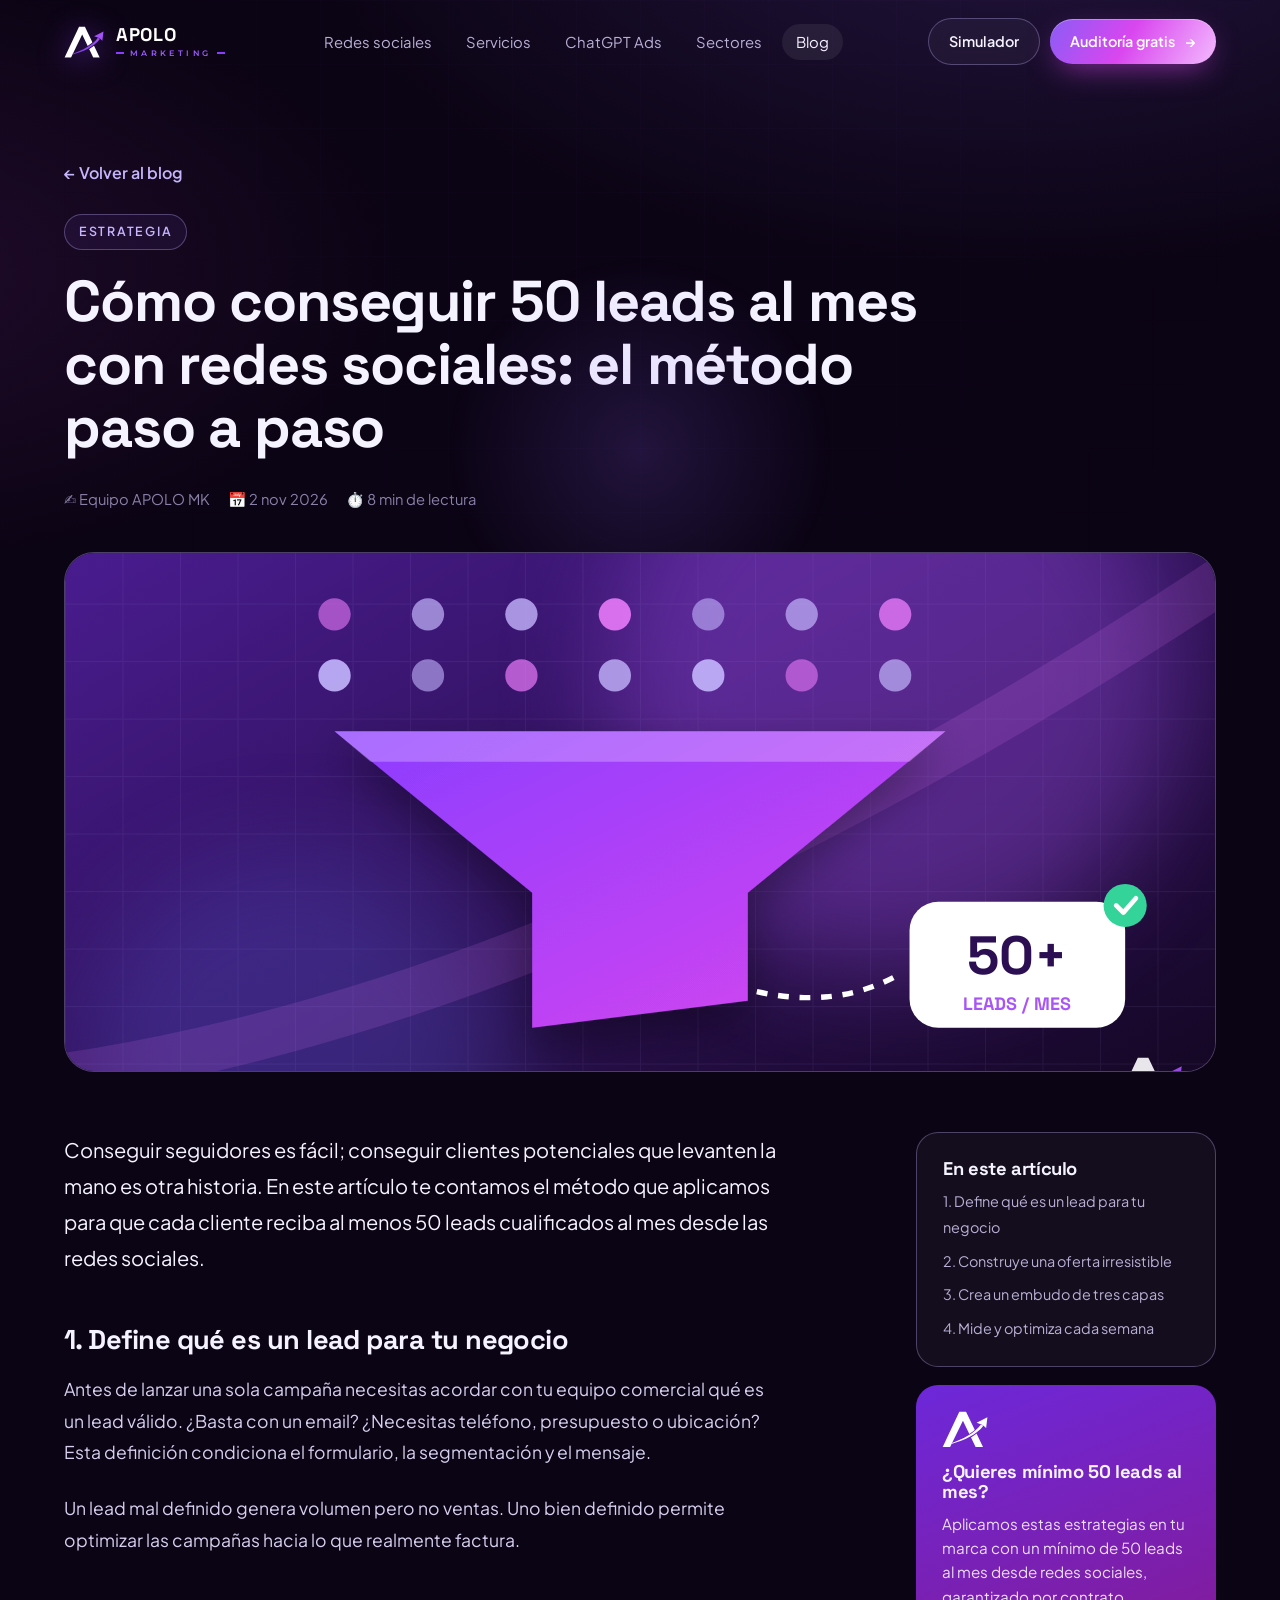
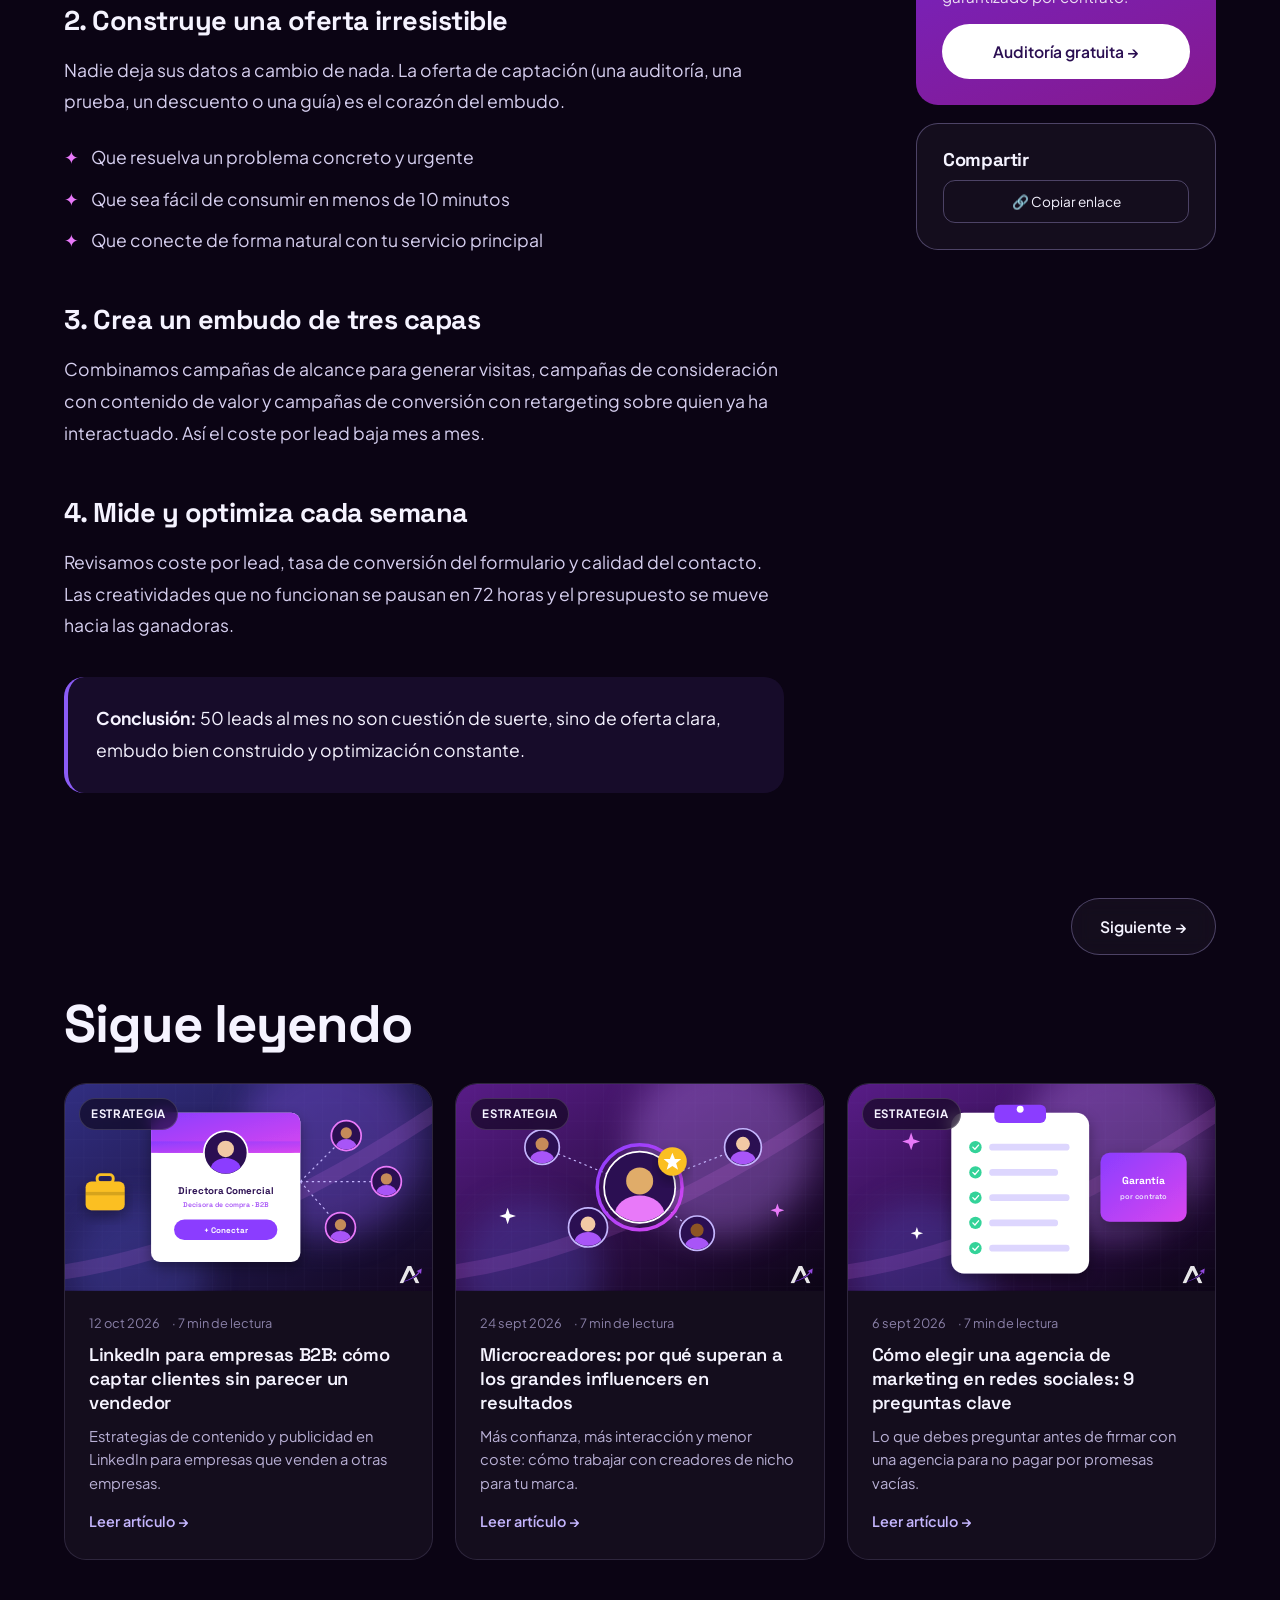
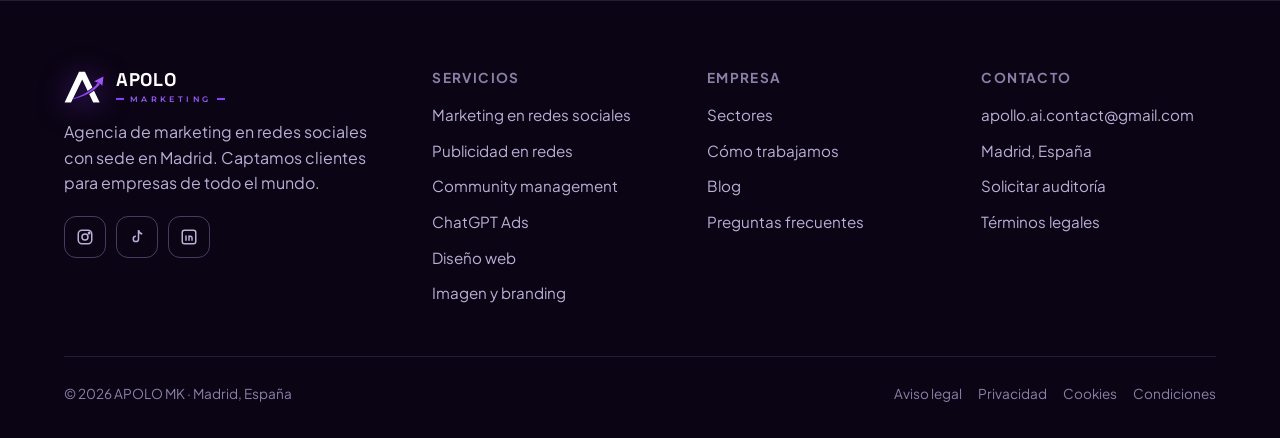
<file: articulo.html>
<!doctype html>
<html lang="es">
<head>
  <meta charset="utf-8">
  <meta name="viewport" content="width=device-width, initial-scale=1">
  <title>Artículo · Blog APOLO MK</title>
  <meta name="description" content="Artículo del blog de APOLO MK sobre marketing en redes sociales.">
  <meta name="theme-color" content="#4c1d95">
  <link rel="icon" href="data:image/svg+xml,%3Csvg xmlns='http://www.w3.org/2000/svg' viewBox='0 0 64 64'%3E%3Crect width='64' height='64' rx='14' fill='%230b0414'/%3E%3Cg transform='translate%286 9%29 scale%28.0954%29'%3E%3Cpath d='M388 718 L585 300 L665 300 L866 718 L778 718 L628 405 L476 718 Z' transform='translate%28-380 -290%29' fill='%23fff'/%3E%3Cpath d='M497 668 C620 625 760 560 842 450 L870 466 C792 572 640 640 500 677 Z' transform='translate%28-380 -290%29' fill='%238b3dff' stroke='%230b0414' stroke-width='14'/%3E%3Cpolygon points='790%2C428 918%2C365 903%2C492 872%2C464 848%2C449' transform='translate%28-380 -290%29' fill='%238b3dff'/%3E%3C/g%3E%3C/svg%3E">
  <link rel="preconnect" href="https://fonts.googleapis.com">
  <link rel="preconnect" href="https://fonts.gstatic.com" crossorigin>
  <link href="https://fonts.googleapis.com/css2?family=Plus+Jakarta+Sans:wght@400;500;600;700&family=Space+Grotesk:wght@500;600;700&family=Syncopate:wght@700&family=Montserrat:wght@600&display=swap" rel="stylesheet">
  <link rel="stylesheet" href="css/styles.css">
</head>
<body data-page="article">
  <div class="bg-noise"></div>
  <div class="bg-grid"></div>
  <div class="cursor-glow" aria-hidden="true"></div>
  <div class="scroll-progress" aria-hidden="true"></div>

  <div id="site-header"></div>
  <main id="article"></main>
  <div id="site-footer"></div>

  <script src="js/articles.js"></script>
  <script src="js/covers.js"></script>
  <script src="js/main.js"></script>
</body>
</html>
</file>
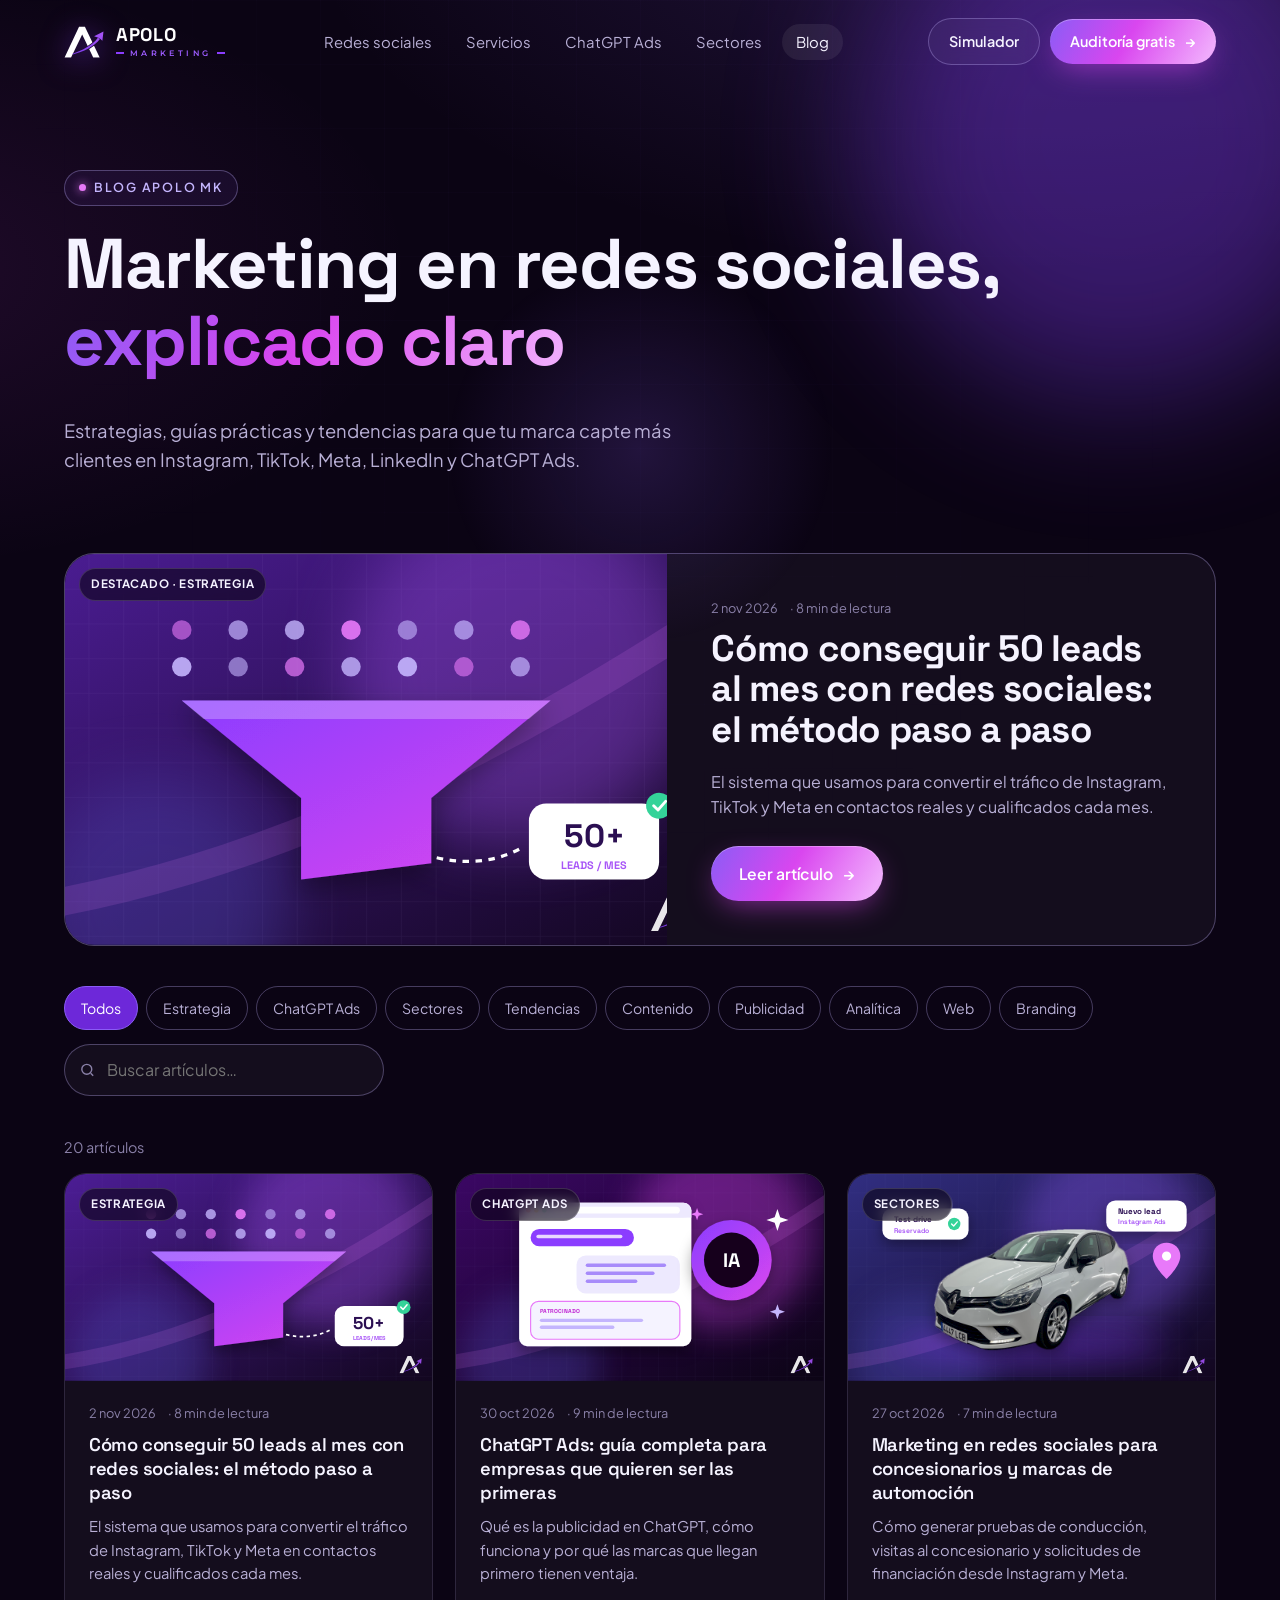
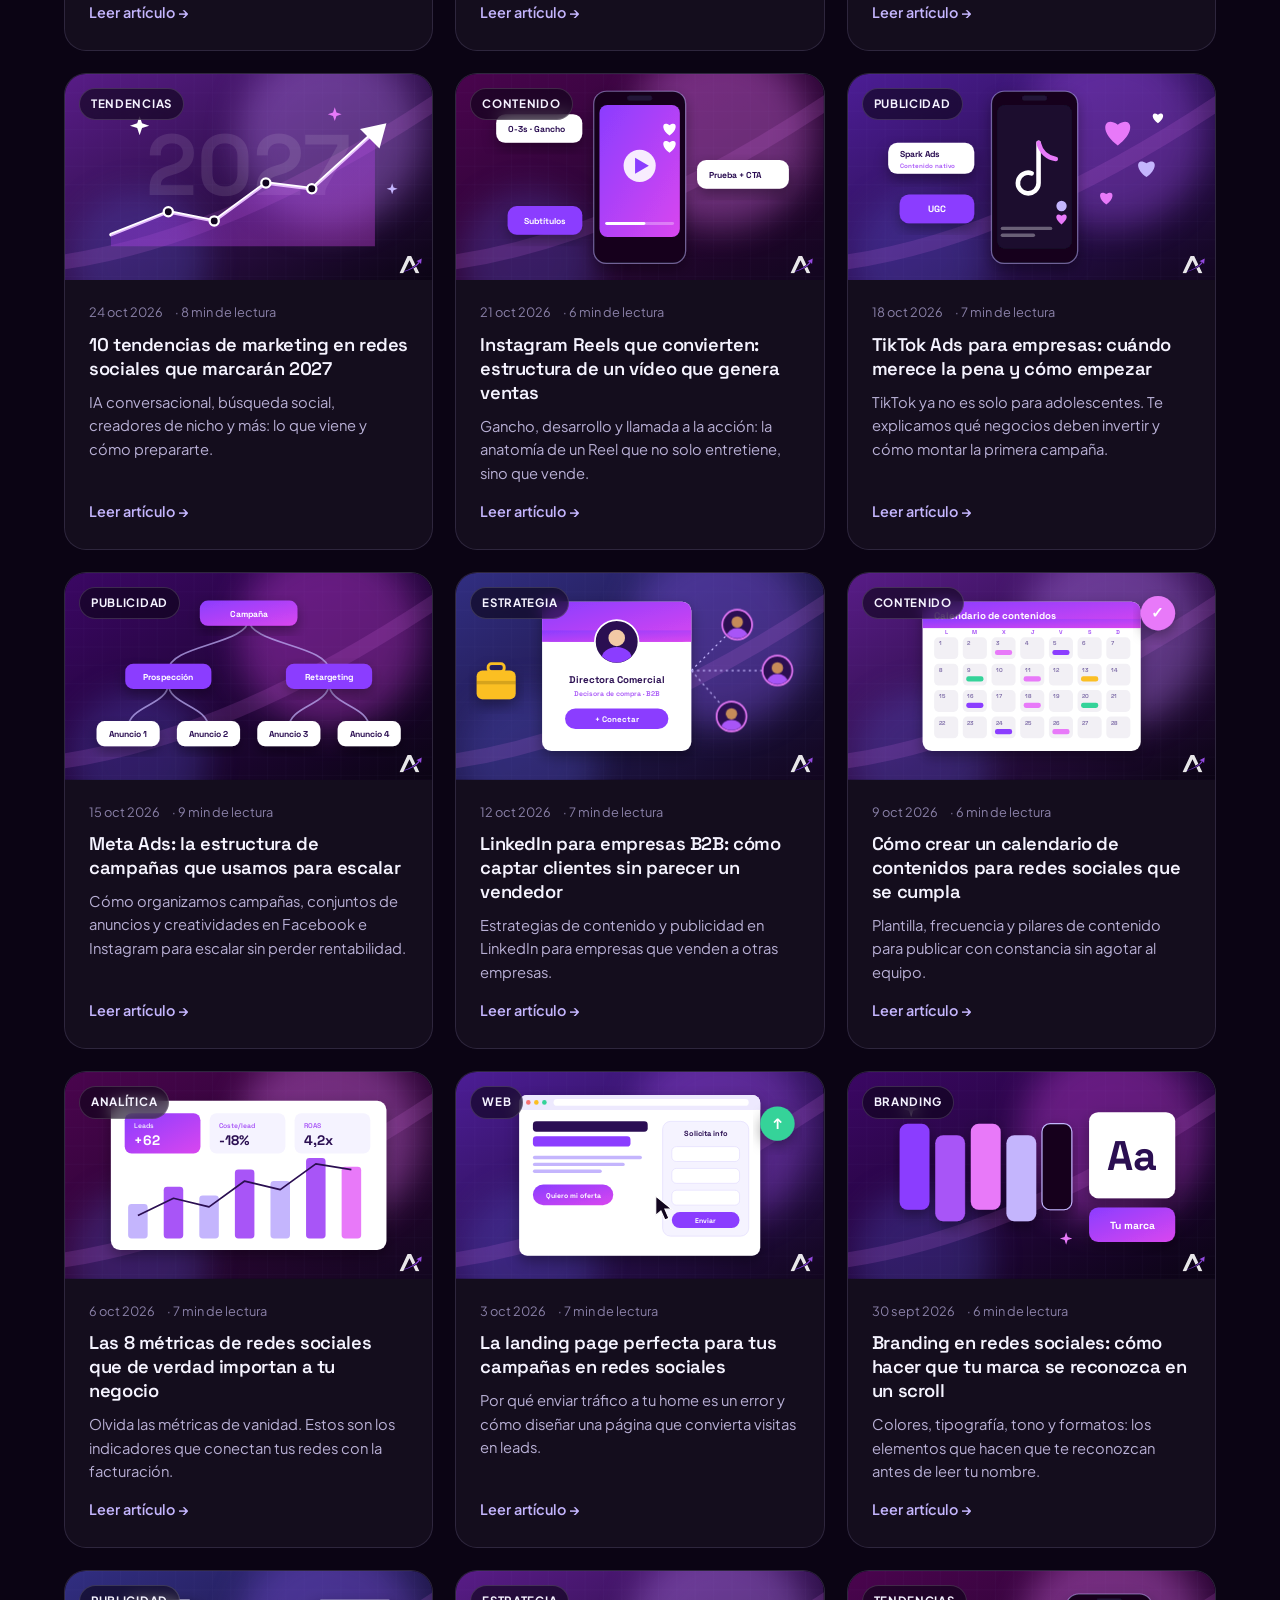
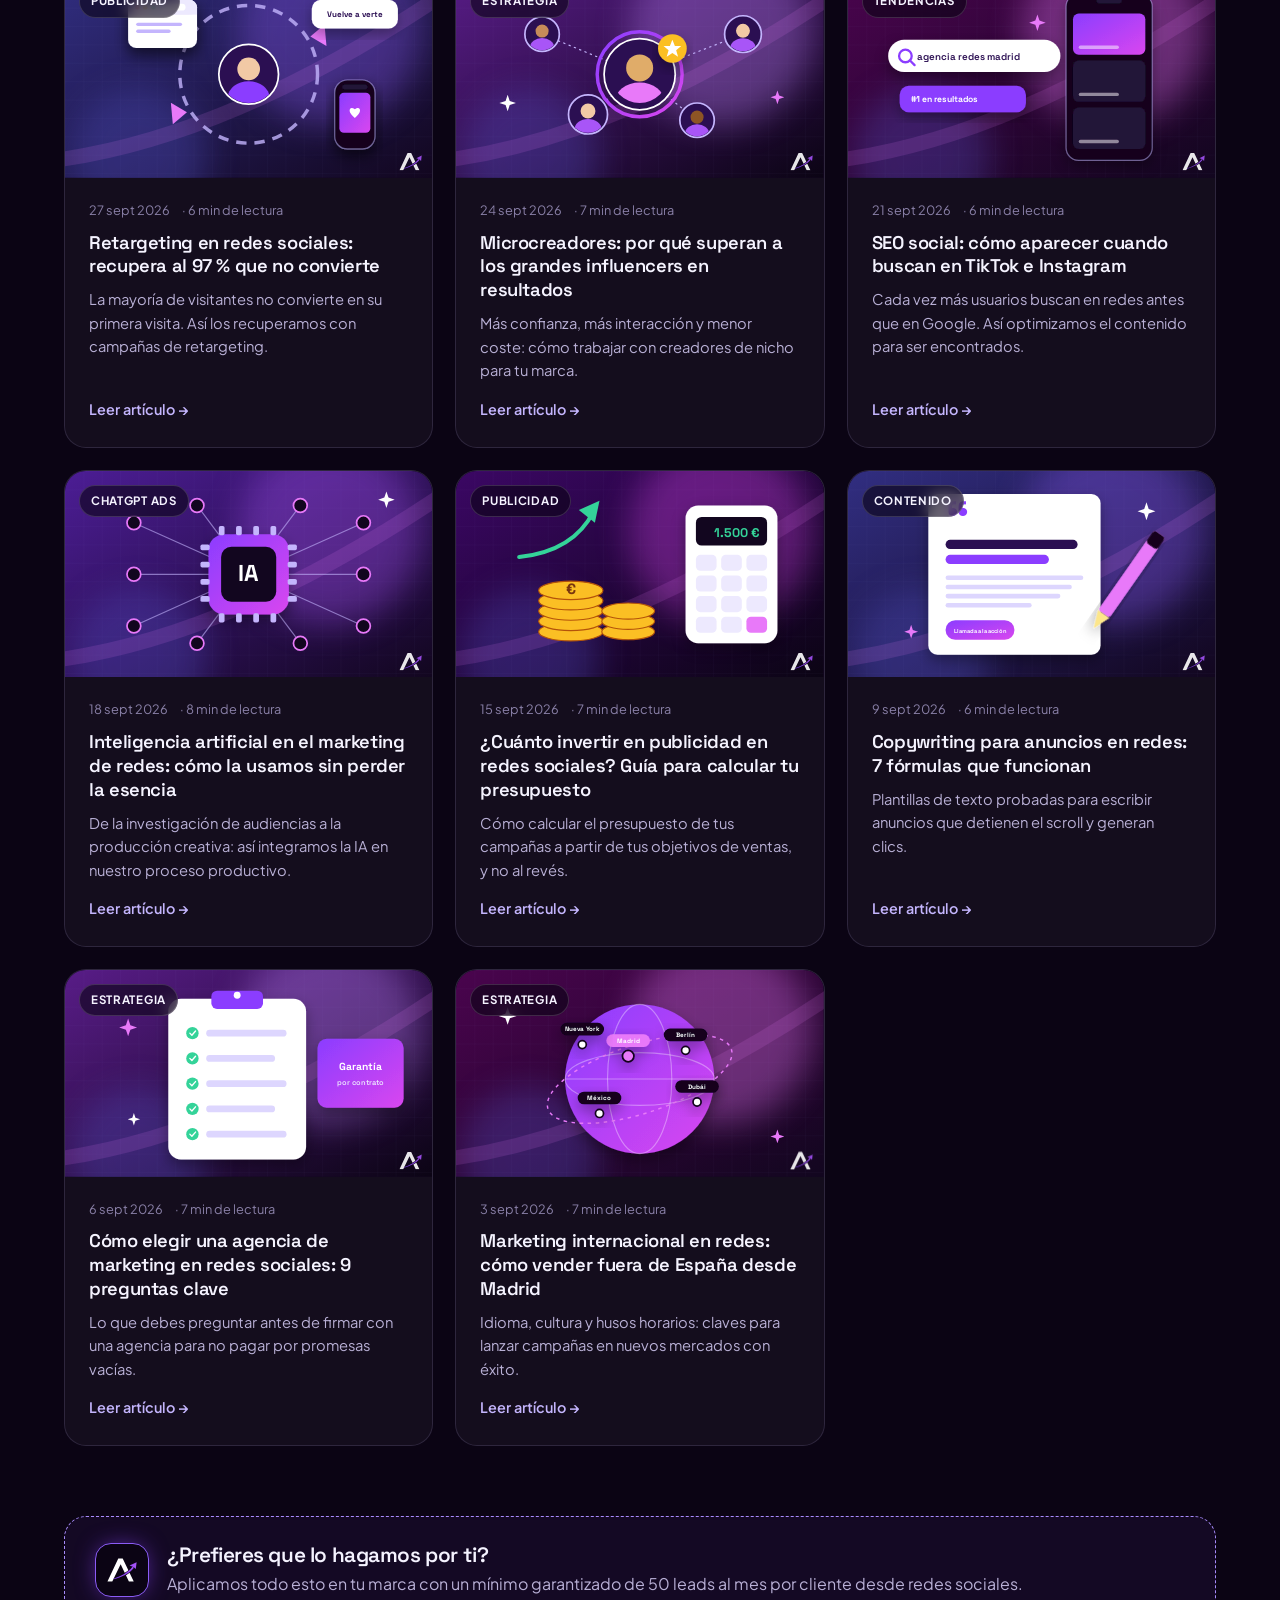
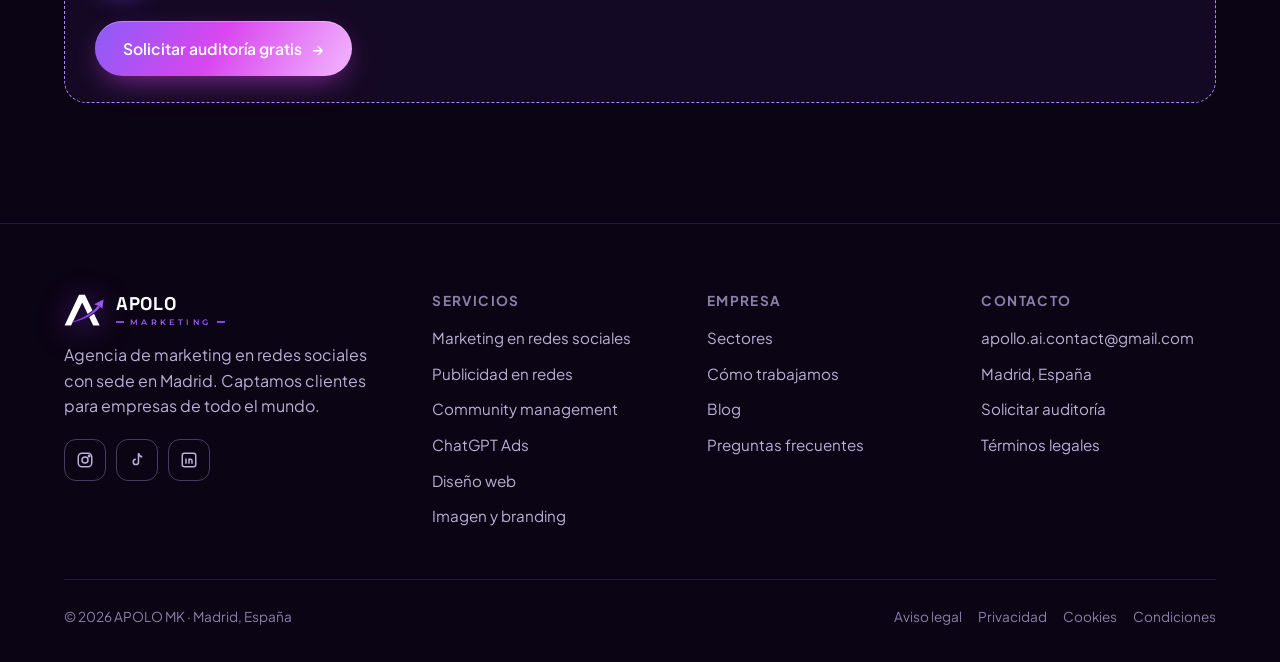
<file: blog.html>
<!doctype html>
<html lang="es">
<head>
  <meta charset="utf-8">
  <meta name="viewport" content="width=device-width, initial-scale=1">
  <title>Blog · Marketing en redes sociales · APOLO MK</title>
  <meta name="description" content="20 artículos sobre marketing en redes sociales: estrategia, publicidad, contenido, ChatGPT Ads, analítica y tendencias.">
  <meta name="theme-color" content="#4c1d95">
  <link rel="icon" href="data:image/svg+xml,%3Csvg xmlns='http://www.w3.org/2000/svg' viewBox='0 0 64 64'%3E%3Crect width='64' height='64' rx='14' fill='%230b0414'/%3E%3Cg transform='translate%286 9%29 scale%28.0954%29'%3E%3Cpath d='M388 718 L585 300 L665 300 L866 718 L778 718 L628 405 L476 718 Z' transform='translate%28-380 -290%29' fill='%23fff'/%3E%3Cpath d='M497 668 C620 625 760 560 842 450 L870 466 C792 572 640 640 500 677 Z' transform='translate%28-380 -290%29' fill='%238b3dff' stroke='%230b0414' stroke-width='14'/%3E%3Cpolygon points='790%2C428 918%2C365 903%2C492 872%2C464 848%2C449' transform='translate%28-380 -290%29' fill='%238b3dff'/%3E%3C/g%3E%3C/svg%3E">
  <link rel="preconnect" href="https://fonts.googleapis.com">
  <link rel="preconnect" href="https://fonts.gstatic.com" crossorigin>
  <link href="https://fonts.googleapis.com/css2?family=Plus+Jakarta+Sans:wght@400;500;600;700&family=Space+Grotesk:wght@500;600;700&family=Syncopate:wght@700&family=Montserrat:wght@600&display=swap" rel="stylesheet">
  <link rel="stylesheet" href="css/styles.css">
</head>
<body data-page="blog">
  <div class="bg-noise"></div>
  <div class="bg-grid"></div>
  <div class="cursor-glow" aria-hidden="true"></div>
  <div class="scroll-progress" aria-hidden="true"></div>

  <div id="site-header"></div>

  <main>
    <section class="page-hero">
      <div class="blob blob-1" style="opacity:.4"></div>
      <div class="container" style="position:relative">
        <span class="eyebrow"><span class="dot"></span> Blog APOLO MK</span>
        <h1 style="font-size:clamp(2.4rem,5.6vw,4.4rem)">Marketing en redes sociales, <span class="grad-text">explicado claro</span></h1>
        <p>Estrategias, guías prácticas y tendencias para que tu marca capte más clientes en Instagram, TikTok, Meta, LinkedIn y ChatGPT Ads.</p>
      </div>
    </section>

    <section style="padding-bottom:80px">
      <div class="container">
        <div id="featured"></div>

        <div class="blog-tools">
          <div class="filters" id="filters" role="group" aria-label="Filtrar por categoría"></div>
          <label class="search">
            <svg viewBox="0 0 24 24" fill="none" stroke="currentColor" stroke-width="2"><circle cx="11" cy="11" r="7"/><path d="m20 20-3.5-3.5"/></svg>
            <input id="search" type="search" placeholder="Buscar artículos…" aria-label="Buscar artículos">
          </label>
        </div>
        <p id="count" style="font-size:.9rem;color:var(--text-dim)"></p>
        <div class="posts" id="blogGrid"></div>
        <p class="empty" id="empty">No hay artículos que coincidan con tu búsqueda.</p>

        <div class="guarantee reveal" style="margin-top:70px">
          <div class="g-left">
            <div class="shield" data-mark></div>
            <div>
              <h3>¿Prefieres que lo hagamos por ti?</h3>
              <p>Aplicamos todo esto en tu marca con un mínimo garantizado de 50 leads al mes por cliente desde redes sociales.</p>
            </div>
          </div>
          <a href="index.html#contacto" class="btn btn-primary magnetic">Solicitar auditoría gratis <span class="arrow">→</span></a>
        </div>
      </div>
    </section>
  </main>

  <div id="site-footer"></div>

  <script src="js/articles.js"></script>
  <script src="js/covers.js"></script>
  <script src="js/main.js"></script>
</body>
</html>
</file>
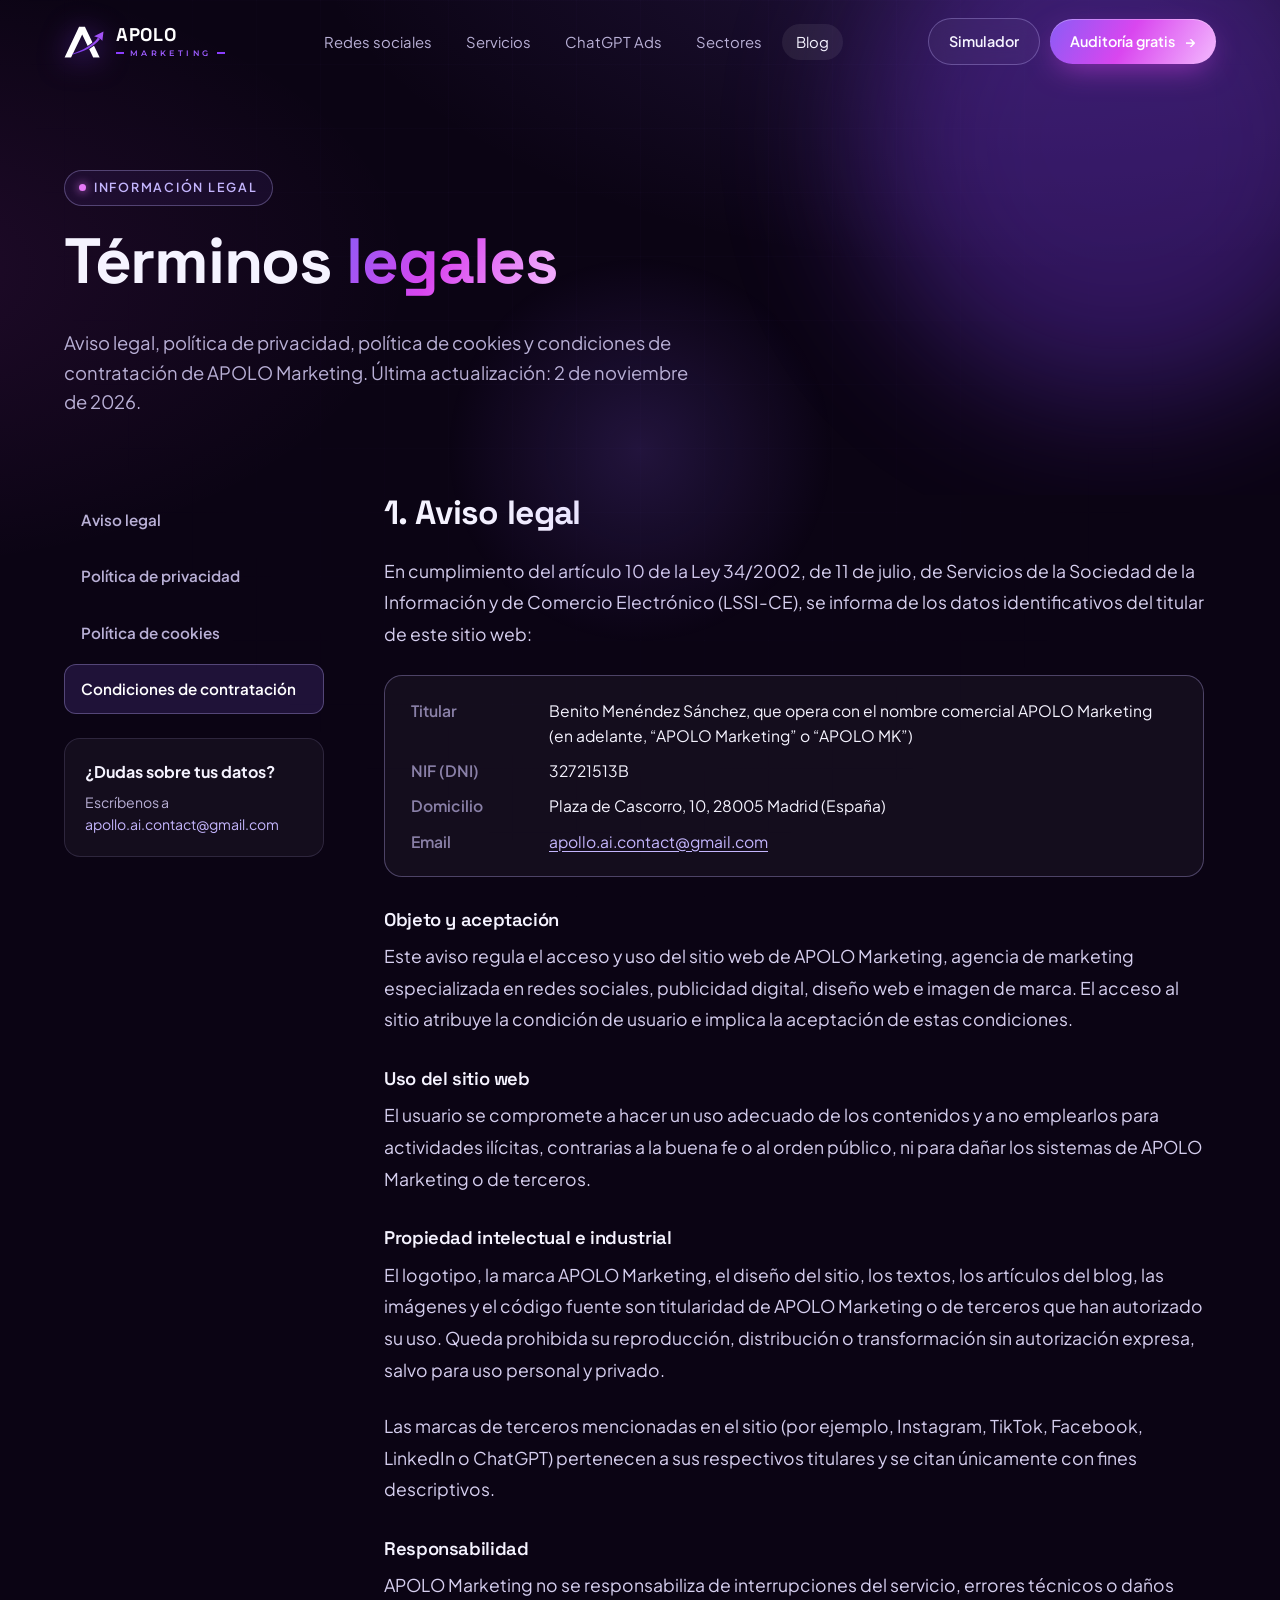
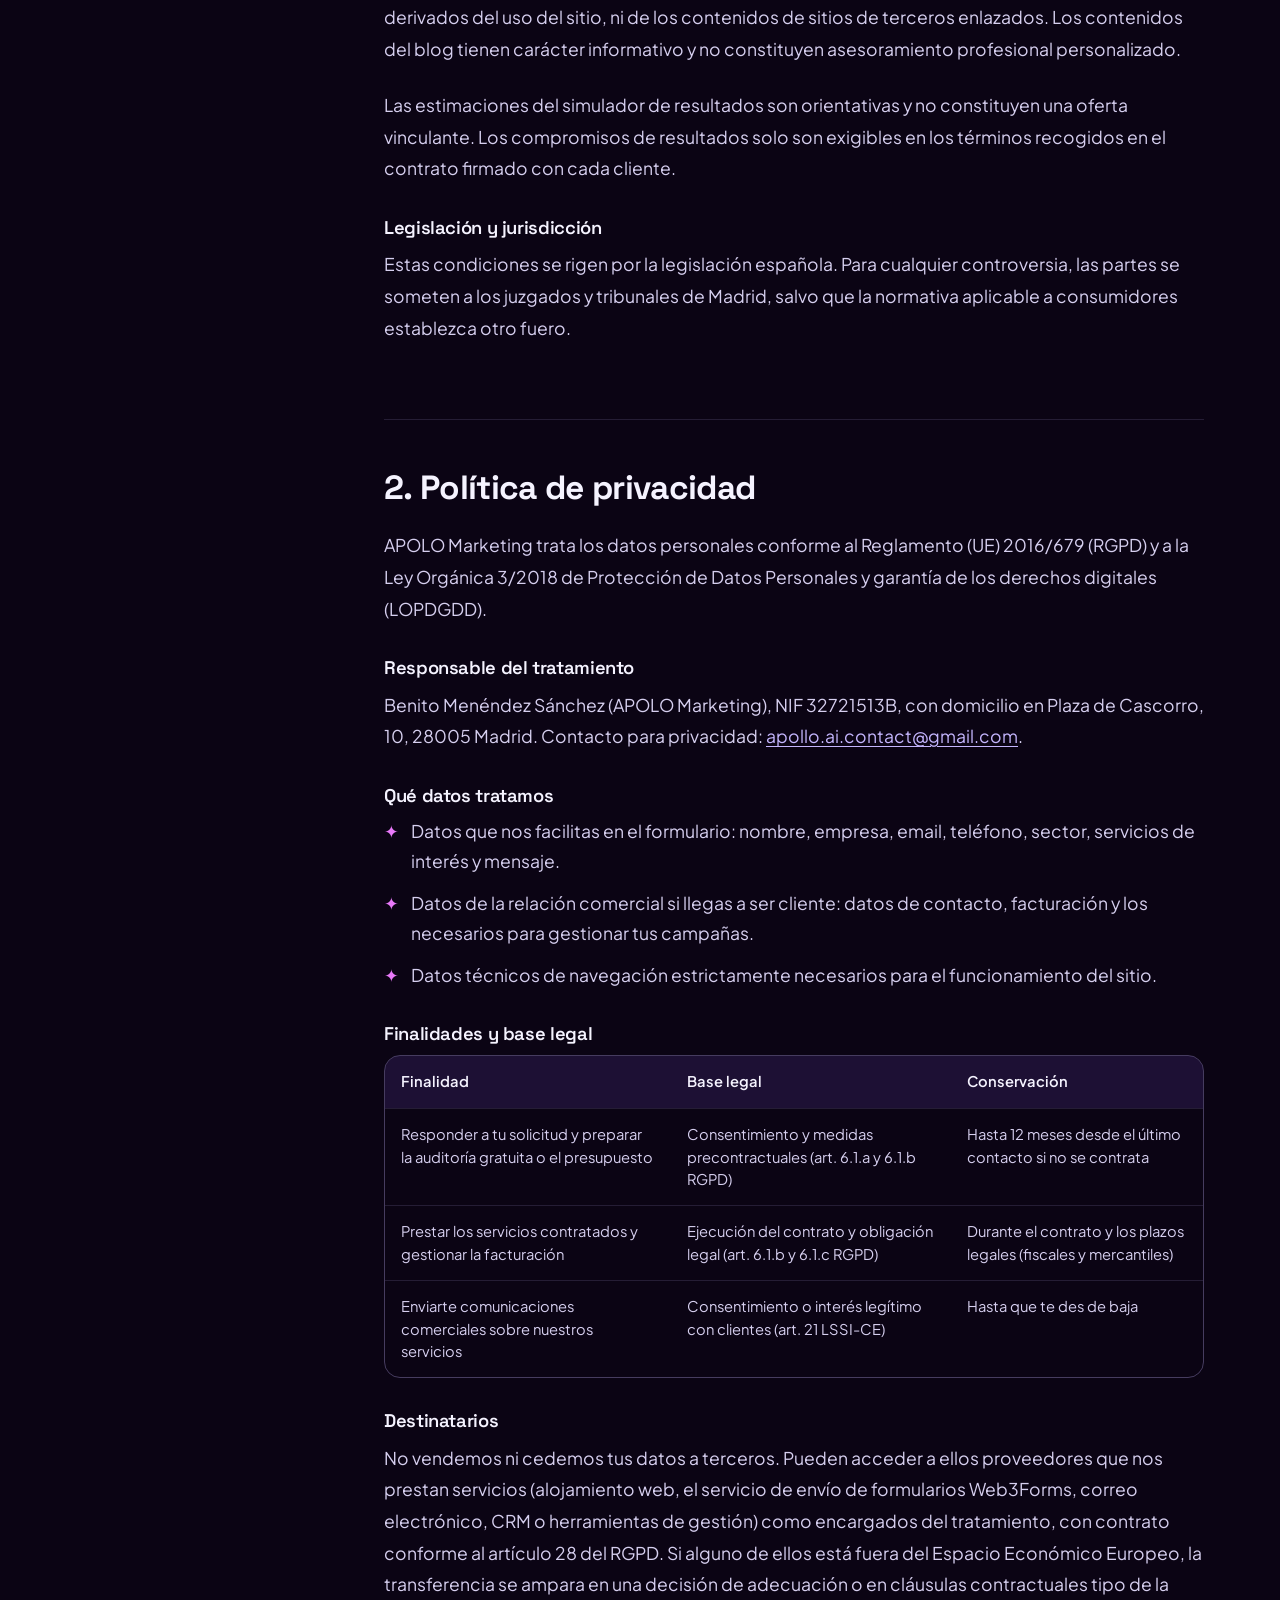
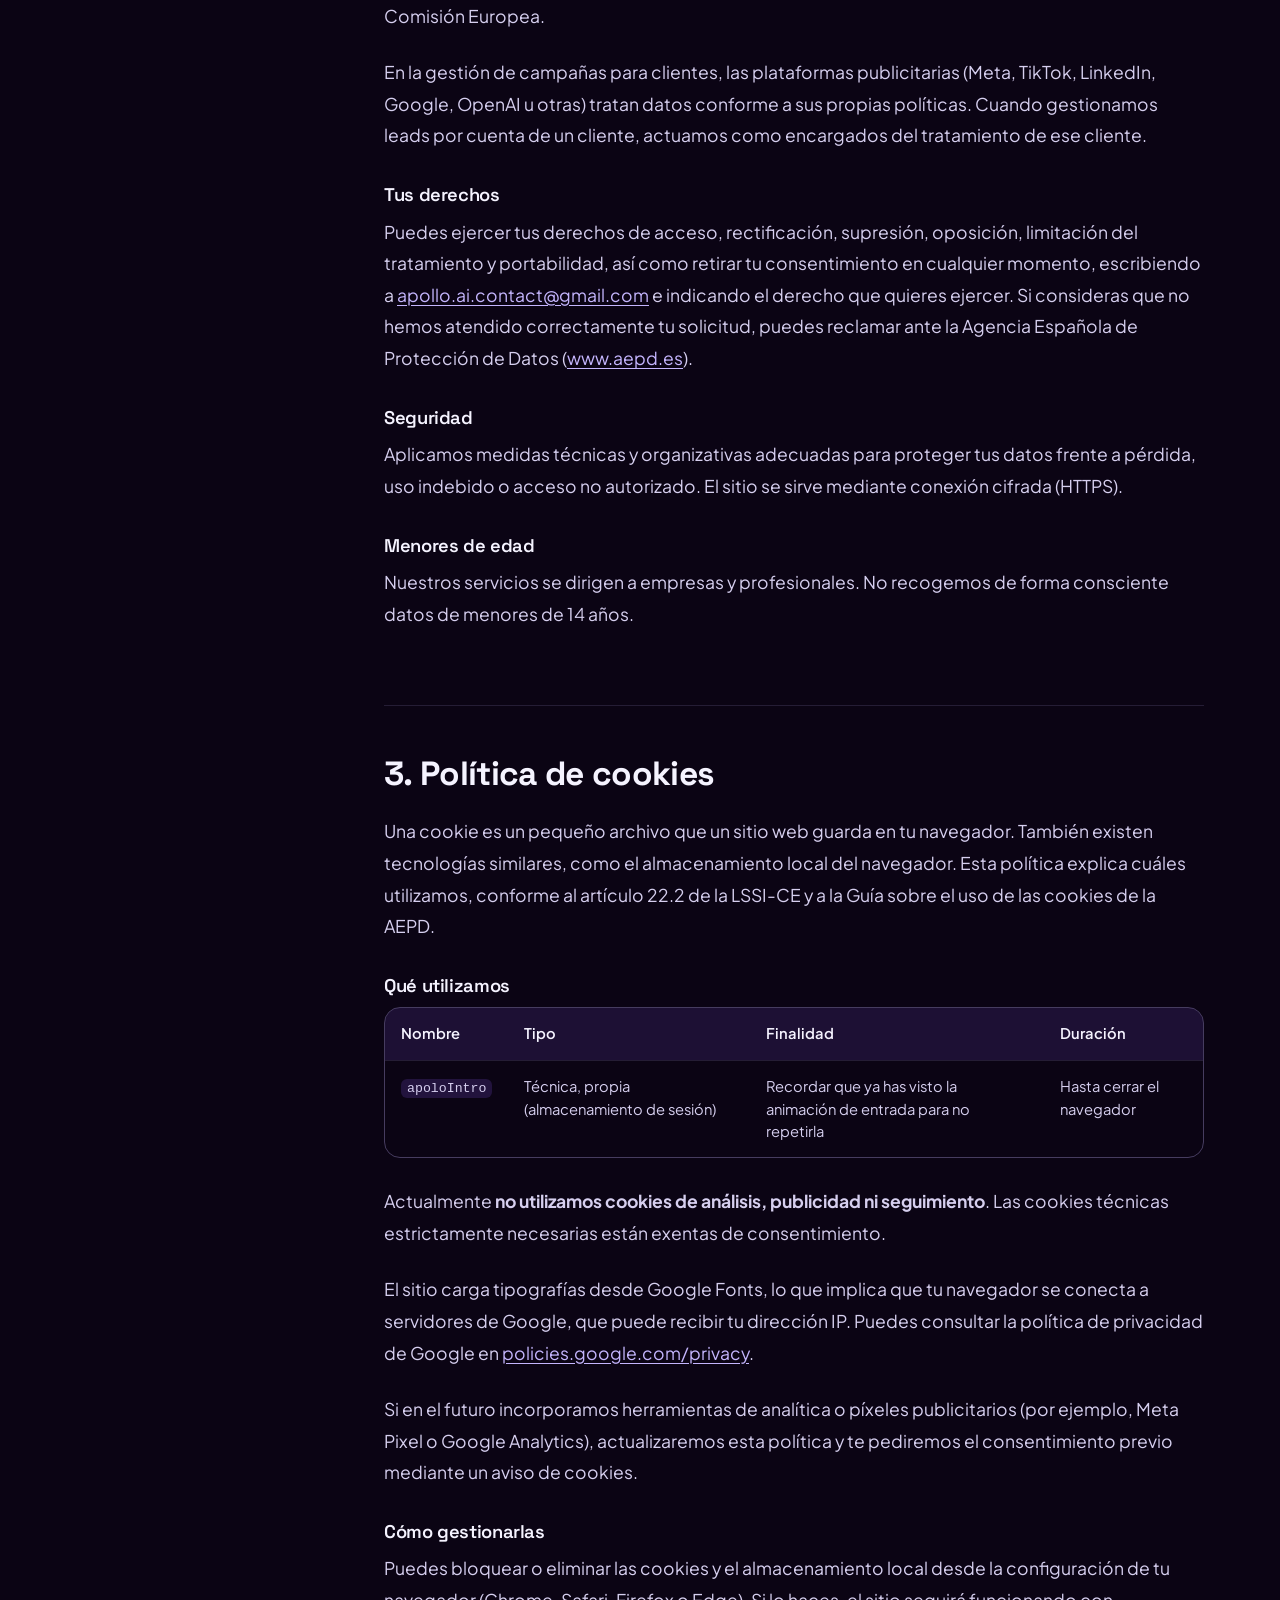
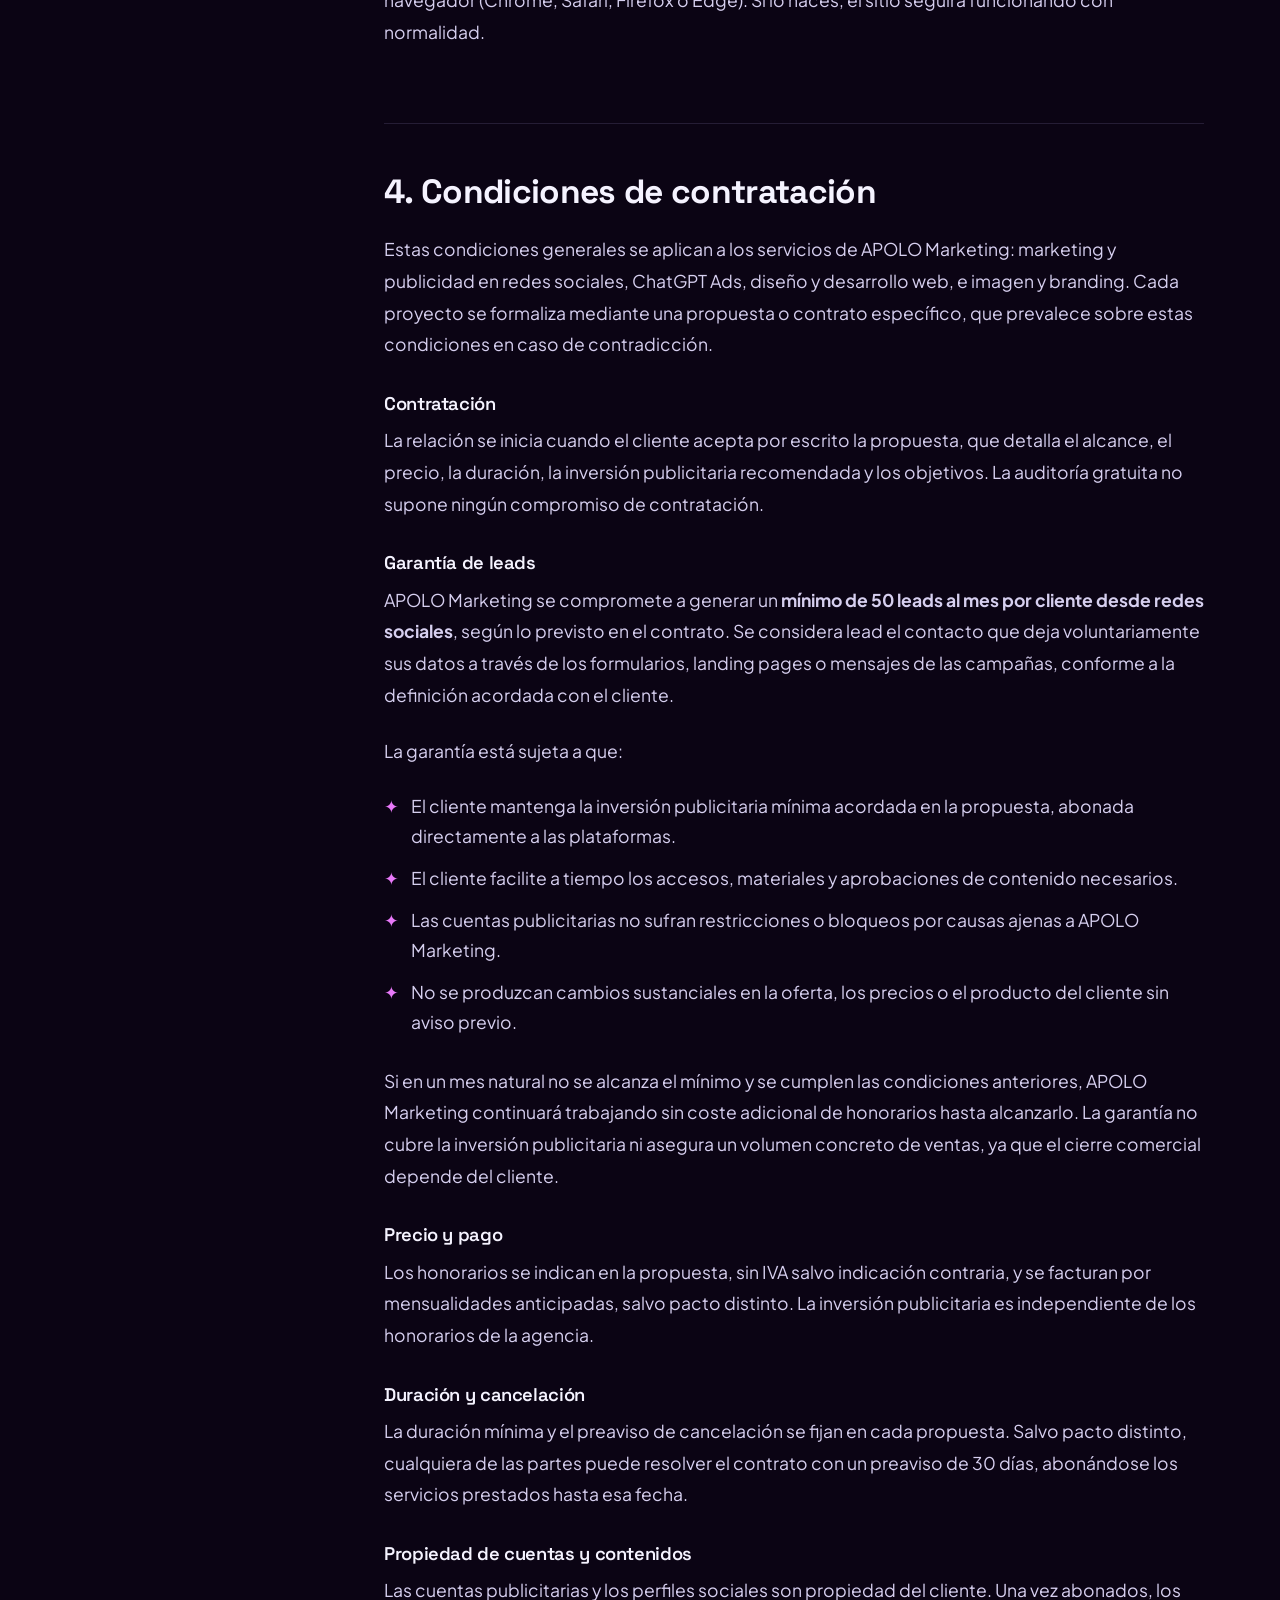
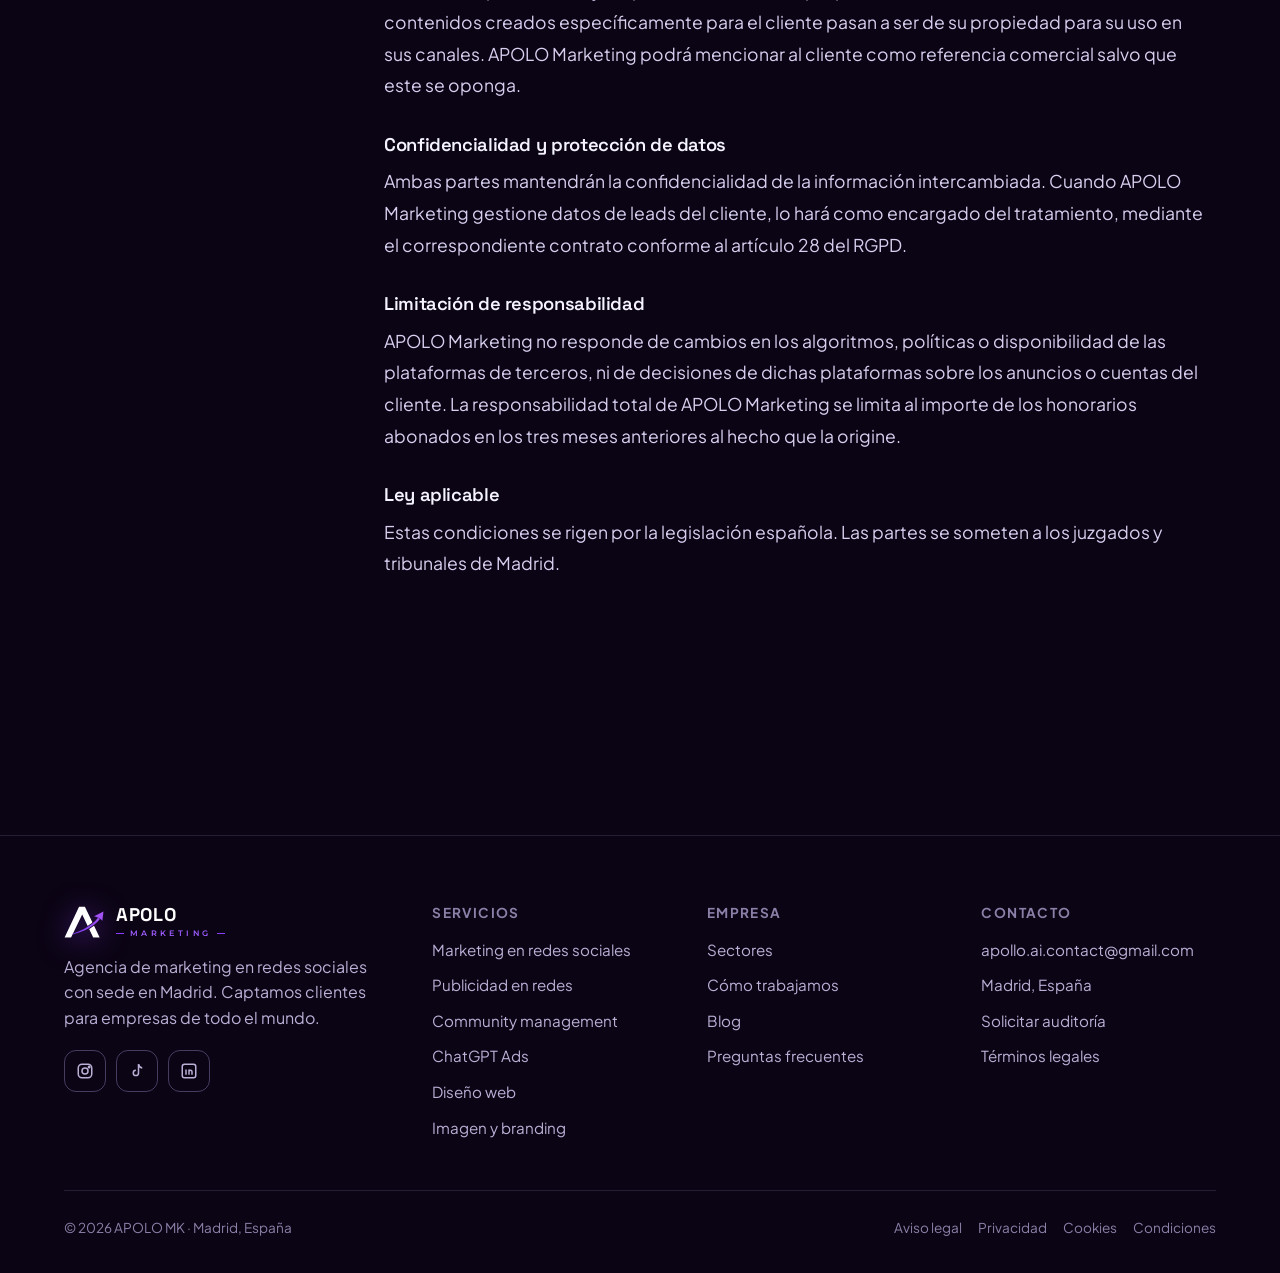
<file: legal.html>
<!doctype html>
<html lang="es">
<head>
  <meta charset="utf-8">
  <meta name="viewport" content="width=device-width, initial-scale=1">
  <title>Términos legales · APOLO MK</title>
  <meta name="description" content="Aviso legal, política de privacidad, política de cookies y condiciones de contratación de APOLO Marketing.">
  <meta name="theme-color" content="#4c1d95">
  <link rel="icon" href="data:image/svg+xml,%3Csvg xmlns='http://www.w3.org/2000/svg' viewBox='0 0 64 64'%3E%3Crect width='64' height='64' rx='14' fill='%230b0414'/%3E%3Cg transform='translate%286 9%29 scale%28.0954%29'%3E%3Cpath d='M388 718 L585 300 L665 300 L866 718 L778 718 L628 405 L476 718 Z' transform='translate%28-380 -290%29' fill='%23fff'/%3E%3Cpath d='M497 668 C620 625 760 560 842 450 L870 466 C792 572 640 640 500 677 Z' transform='translate%28-380 -290%29' fill='%238b3dff' stroke='%230b0414' stroke-width='14'/%3E%3Cpolygon points='790%2C428 918%2C365 903%2C492 872%2C464 848%2C449' transform='translate%28-380 -290%29' fill='%238b3dff'/%3E%3C/g%3E%3C/svg%3E">
  <link rel="preconnect" href="https://fonts.googleapis.com">
  <link rel="preconnect" href="https://fonts.gstatic.com" crossorigin>
  <link href="https://fonts.googleapis.com/css2?family=Plus+Jakarta+Sans:wght@400;500;600;700&family=Space+Grotesk:wght@500;600;700&family=Syncopate:wght@700&family=Montserrat:wght@600&display=swap" rel="stylesheet">
  <link rel="stylesheet" href="css/styles.css">
</head>
<body data-page="legal">
  <div class="bg-noise"></div>
  <div class="bg-grid"></div>
  <div class="cursor-glow" aria-hidden="true"></div>
  <div class="scroll-progress" aria-hidden="true"></div>

  <div id="site-header"></div>

  <main>
    <section class="page-hero">
      <div class="blob blob-1" style="opacity:.35"></div>
      <div class="container" style="position:relative">
        <span class="eyebrow"><span class="dot"></span> Información legal</span>
        <h1 style="font-size:clamp(2.3rem,5vw,4rem)">Términos <span class="grad-text">legales</span></h1>
        <p>Aviso legal, política de privacidad, política de cookies y condiciones de contratación de APOLO Marketing. Última actualización: 2 de noviembre de 2026.</p>
      </div>
    </section>

    <section style="padding-bottom:90px">
      <div class="container legal-layout">
        <nav class="legal-nav" aria-label="Documentos legales">
          <a href="#aviso-legal" class="on">Aviso legal</a>
          <a href="#privacidad">Política de privacidad</a>
          <a href="#cookies">Política de cookies</a>
          <a href="#condiciones">Condiciones de contratación</a>
          <div class="legal-help">
            <strong>¿Dudas sobre tus datos?</strong>
            <p>Escríbenos a <a href="mailto:apollo.ai.contact@gmail.com">apollo.ai.contact@gmail.com</a></p>
          </div>
        </nav>

        <div class="legal-docs prose">
          <!-- ================= AVISO LEGAL ================= -->
          <article id="aviso-legal" class="legal-doc">
            <h2>1. Aviso legal</h2>
            <p>En cumplimiento del artículo 10 de la Ley 34/2002, de 11 de julio, de Servicios de la Sociedad de la Información y de Comercio Electrónico (LSSI-CE), se informa de los datos identificativos del titular de este sitio web:</p>
            <div class="legal-card">
              <dl>
                <dt>Titular</dt><dd>Benito Menéndez Sánchez, que opera con el nombre comercial APOLO Marketing (en adelante, “APOLO Marketing” o “APOLO MK”)</dd>
                <dt>NIF (DNI)</dt><dd>32721513B</dd>
                <dt>Domicilio</dt><dd>Plaza de Cascorro, 10, 28005 Madrid (España)</dd>
                <dt>Email</dt><dd><a href="mailto:apollo.ai.contact@gmail.com">apollo.ai.contact@gmail.com</a></dd>
              </dl>
            </div>

            <h3>Objeto y aceptación</h3>
            <p>Este aviso regula el acceso y uso del sitio web de APOLO Marketing, agencia de marketing especializada en redes sociales, publicidad digital, diseño web e imagen de marca. El acceso al sitio atribuye la condición de usuario e implica la aceptación de estas condiciones.</p>

            <h3>Uso del sitio web</h3>
            <p>El usuario se compromete a hacer un uso adecuado de los contenidos y a no emplearlos para actividades ilícitas, contrarias a la buena fe o al orden público, ni para dañar los sistemas de APOLO Marketing o de terceros.</p>

            <h3>Propiedad intelectual e industrial</h3>
            <p>El logotipo, la marca APOLO Marketing, el diseño del sitio, los textos, los artículos del blog, las imágenes y el código fuente son titularidad de APOLO Marketing o de terceros que han autorizado su uso. Queda prohibida su reproducción, distribución o transformación sin autorización expresa, salvo para uso personal y privado.</p>
            <p>Las marcas de terceros mencionadas en el sitio (por ejemplo, Instagram, TikTok, Facebook, LinkedIn o ChatGPT) pertenecen a sus respectivos titulares y se citan únicamente con fines descriptivos.</p>

            <h3>Responsabilidad</h3>
            <p>APOLO Marketing no se responsabiliza de interrupciones del servicio, errores técnicos o daños derivados del uso del sitio, ni de los contenidos de sitios de terceros enlazados. Los contenidos del blog tienen carácter informativo y no constituyen asesoramiento profesional personalizado.</p>
            <p>Las estimaciones del simulador de resultados son orientativas y no constituyen una oferta vinculante. Los compromisos de resultados solo son exigibles en los términos recogidos en el contrato firmado con cada cliente.</p>

            <h3>Legislación y jurisdicción</h3>
            <p>Estas condiciones se rigen por la legislación española. Para cualquier controversia, las partes se someten a los juzgados y tribunales de Madrid, salvo que la normativa aplicable a consumidores establezca otro fuero.</p>
          </article>

          <!-- ================= PRIVACIDAD ================= -->
          <article id="privacidad" class="legal-doc">
            <h2>2. Política de privacidad</h2>
            <p>APOLO Marketing trata los datos personales conforme al Reglamento (UE) 2016/679 (RGPD) y a la Ley Orgánica 3/2018 de Protección de Datos Personales y garantía de los derechos digitales (LOPDGDD).</p>

            <h3>Responsable del tratamiento</h3>
            <p>Benito Menéndez Sánchez (APOLO Marketing), NIF 32721513B, con domicilio en Plaza de Cascorro, 10, 28005 Madrid. Contacto para privacidad: <a href="mailto:apollo.ai.contact@gmail.com">apollo.ai.contact@gmail.com</a>.</p>

            <h3>Qué datos tratamos</h3>
            <ul>
              <li><span>Datos que nos facilitas en el formulario: nombre, empresa, email, teléfono, sector, servicios de interés y mensaje.</span></li>
              <li><span>Datos de la relación comercial si llegas a ser cliente: datos de contacto, facturación y los necesarios para gestionar tus campañas.</span></li>
              <li><span>Datos técnicos de navegación estrictamente necesarios para el funcionamiento del sitio.</span></li>
            </ul>

            <h3>Finalidades y base legal</h3>
            <div class="legal-table">
              <table>
                <thead><tr><th>Finalidad</th><th>Base legal</th><th>Conservación</th></tr></thead>
                <tbody>
                  <tr><td>Responder a tu solicitud y preparar la auditoría gratuita o el presupuesto</td><td>Consentimiento y medidas precontractuales (art. 6.1.a y 6.1.b RGPD)</td><td>Hasta 12 meses desde el último contacto si no se contrata</td></tr>
                  <tr><td>Prestar los servicios contratados y gestionar la facturación</td><td>Ejecución del contrato y obligación legal (art. 6.1.b y 6.1.c RGPD)</td><td>Durante el contrato y los plazos legales (fiscales y mercantiles)</td></tr>
                  <tr><td>Enviarte comunicaciones comerciales sobre nuestros servicios</td><td>Consentimiento o interés legítimo con clientes (art. 21 LSSI-CE)</td><td>Hasta que te des de baja</td></tr>
                </tbody>
              </table>
            </div>

            <h3>Destinatarios</h3>
            <p>No vendemos ni cedemos tus datos a terceros. Pueden acceder a ellos proveedores que nos prestan servicios (alojamiento web, el servicio de envío de formularios Web3Forms, correo electrónico, CRM o herramientas de gestión) como encargados del tratamiento, con contrato conforme al artículo 28 del RGPD. Si alguno de ellos está fuera del Espacio Económico Europeo, la transferencia se ampara en una decisión de adecuación o en cláusulas contractuales tipo de la Comisión Europea.</p>
            <p>En la gestión de campañas para clientes, las plataformas publicitarias (Meta, TikTok, LinkedIn, Google, OpenAI u otras) tratan datos conforme a sus propias políticas. Cuando gestionamos leads por cuenta de un cliente, actuamos como encargados del tratamiento de ese cliente.</p>

            <h3>Tus derechos</h3>
            <p>Puedes ejercer tus derechos de acceso, rectificación, supresión, oposición, limitación del tratamiento y portabilidad, así como retirar tu consentimiento en cualquier momento, escribiendo a <a href="mailto:apollo.ai.contact@gmail.com">apollo.ai.contact@gmail.com</a> e indicando el derecho que quieres ejercer. Si consideras que no hemos atendido correctamente tu solicitud, puedes reclamar ante la Agencia Española de Protección de Datos (<a href="https://www.aepd.es" target="_blank" rel="noopener">www.aepd.es</a>).</p>

            <h3>Seguridad</h3>
            <p>Aplicamos medidas técnicas y organizativas adecuadas para proteger tus datos frente a pérdida, uso indebido o acceso no autorizado. El sitio se sirve mediante conexión cifrada (HTTPS).</p>

            <h3>Menores de edad</h3>
            <p>Nuestros servicios se dirigen a empresas y profesionales. No recogemos de forma consciente datos de menores de 14 años.</p>
          </article>

          <!-- ================= COOKIES ================= -->
          <article id="cookies" class="legal-doc">
            <h2>3. Política de cookies</h2>
            <p>Una cookie es un pequeño archivo que un sitio web guarda en tu navegador. También existen tecnologías similares, como el almacenamiento local del navegador. Esta política explica cuáles utilizamos, conforme al artículo 22.2 de la LSSI-CE y a la Guía sobre el uso de las cookies de la AEPD.</p>

            <h3>Qué utilizamos</h3>
            <div class="legal-table">
              <table>
                <thead><tr><th>Nombre</th><th>Tipo</th><th>Finalidad</th><th>Duración</th></tr></thead>
                <tbody>
                  <tr><td><code>apoloIntro</code></td><td>Técnica, propia (almacenamiento de sesión)</td><td>Recordar que ya has visto la animación de entrada para no repetirla</td><td>Hasta cerrar el navegador</td></tr>
                </tbody>
              </table>
            </div>
            <p>Actualmente <strong>no utilizamos cookies de análisis, publicidad ni seguimiento</strong>. Las cookies técnicas estrictamente necesarias están exentas de consentimiento.</p>
            <p>El sitio carga tipografías desde Google Fonts, lo que implica que tu navegador se conecta a servidores de Google, que puede recibir tu dirección IP. Puedes consultar la política de privacidad de Google en <a href="https://policies.google.com/privacy" target="_blank" rel="noopener">policies.google.com/privacy</a>.</p>
            <p>Si en el futuro incorporamos herramientas de analítica o píxeles publicitarios (por ejemplo, Meta Pixel o Google Analytics), actualizaremos esta política y te pediremos el consentimiento previo mediante un aviso de cookies.</p>

            <h3>Cómo gestionarlas</h3>
            <p>Puedes bloquear o eliminar las cookies y el almacenamiento local desde la configuración de tu navegador (Chrome, Safari, Firefox o Edge). Si lo haces, el sitio seguirá funcionando con normalidad.</p>
          </article>

          <!-- ================= CONDICIONES ================= -->
          <article id="condiciones" class="legal-doc">
            <h2>4. Condiciones de contratación</h2>
            <p>Estas condiciones generales se aplican a los servicios de APOLO Marketing: marketing y publicidad en redes sociales, ChatGPT Ads, diseño y desarrollo web, e imagen y branding. Cada proyecto se formaliza mediante una propuesta o contrato específico, que prevalece sobre estas condiciones en caso de contradicción.</p>

            <h3>Contratación</h3>
            <p>La relación se inicia cuando el cliente acepta por escrito la propuesta, que detalla el alcance, el precio, la duración, la inversión publicitaria recomendada y los objetivos. La auditoría gratuita no supone ningún compromiso de contratación.</p>

            <h3>Garantía de leads</h3>
            <p>APOLO Marketing se compromete a generar un <strong>mínimo de 50 leads al mes por cliente desde redes sociales</strong>, según lo previsto en el contrato. Se considera lead el contacto que deja voluntariamente sus datos a través de los formularios, landing pages o mensajes de las campañas, conforme a la definición acordada con el cliente.</p>
            <p>La garantía está sujeta a que:</p>
            <ul>
              <li><span>El cliente mantenga la inversión publicitaria mínima acordada en la propuesta, abonada directamente a las plataformas.</span></li>
              <li><span>El cliente facilite a tiempo los accesos, materiales y aprobaciones de contenido necesarios.</span></li>
              <li><span>Las cuentas publicitarias no sufran restricciones o bloqueos por causas ajenas a APOLO Marketing.</span></li>
              <li><span>No se produzcan cambios sustanciales en la oferta, los precios o el producto del cliente sin aviso previo.</span></li>
            </ul>
            <p>Si en un mes natural no se alcanza el mínimo y se cumplen las condiciones anteriores, APOLO Marketing continuará trabajando sin coste adicional de honorarios hasta alcanzarlo. La garantía no cubre la inversión publicitaria ni asegura un volumen concreto de ventas, ya que el cierre comercial depende del cliente.</p>

            <h3>Precio y pago</h3>
            <p>Los honorarios se indican en la propuesta, sin IVA salvo indicación contraria, y se facturan por mensualidades anticipadas, salvo pacto distinto. La inversión publicitaria es independiente de los honorarios de la agencia.</p>

            <h3>Duración y cancelación</h3>
            <p>La duración mínima y el preaviso de cancelación se fijan en cada propuesta. Salvo pacto distinto, cualquiera de las partes puede resolver el contrato con un preaviso de 30 días, abonándose los servicios prestados hasta esa fecha.</p>

            <h3>Propiedad de cuentas y contenidos</h3>
            <p>Las cuentas publicitarias y los perfiles sociales son propiedad del cliente. Una vez abonados, los contenidos creados específicamente para el cliente pasan a ser de su propiedad para su uso en sus canales. APOLO Marketing podrá mencionar al cliente como referencia comercial salvo que este se oponga.</p>

            <h3>Confidencialidad y protección de datos</h3>
            <p>Ambas partes mantendrán la confidencialidad de la información intercambiada. Cuando APOLO Marketing gestione datos de leads del cliente, lo hará como encargado del tratamiento, mediante el correspondiente contrato conforme al artículo 28 del RGPD.</p>

            <h3>Limitación de responsabilidad</h3>
            <p>APOLO Marketing no responde de cambios en los algoritmos, políticas o disponibilidad de las plataformas de terceros, ni de decisiones de dichas plataformas sobre los anuncios o cuentas del cliente. La responsabilidad total de APOLO Marketing se limita al importe de los honorarios abonados en los tres meses anteriores al hecho que la origine.</p>

            <h3>Ley aplicable</h3>
            <p>Estas condiciones se rigen por la legislación española. Las partes se someten a los juzgados y tribunales de Madrid.</p>
          </article>
        </div>
      </div>
    </section>
  </main>

  <div id="site-footer"></div>

  <script src="js/articles.js"></script>
  <script src="js/main.js"></script>
</body>
</html>
</file>
<file: css/styles.css>
/* =========================================================
   APOLO MK · Agencia de marketing en redes sociales
   Branding: morado como color principal
   ========================================================= */

:root {
  --purple-950: #12061f;
  --purple-900: #1c0a33;
  --purple-800: #2b0f52;
  --purple-700: #4c1d95;
  --purple-600: #6d28d9;
  --purple-500: #8b5cf6;
  --purple-400: #a78bfa;
  --purple-300: #c4b5fd;
  --purple-100: #ede9fe;
  --pink: #e879f9;
  --magenta: #d946ef;
  --cyan: #67e8f9;

  --bg: #0b0414;
  --bg-soft: #130824;
  --surface: rgba(255, 255, 255, 0.04);
  --surface-strong: rgba(255, 255, 255, 0.07);
  --border: rgba(196, 181, 253, 0.14);
  --border-strong: rgba(196, 181, 253, 0.32);
  --text: #f5f3ff;
  --text-muted: #b9b0d6;
  --text-dim: #8a80a8;

  --grad: linear-gradient(120deg, #8b5cf6 0%, #d946ef 55%, #f0abfc 100%);
  --grad-loop: linear-gradient(120deg, #8b5cf6 0%, #d946ef 25%, #f0abfc 50%, #d946ef 75%, #8b5cf6 100%);
  --grad-soft: linear-gradient(140deg, rgba(139, 92, 246, .22), rgba(217, 70, 239, .12));

  --radius: 22px;
  --radius-sm: 14px;
  --shadow-glow: 0 0 0 1px rgba(167, 139, 250, .25), 0 20px 60px -15px rgba(139, 92, 246, .55);
  --ease: cubic-bezier(.2, .8, .2, 1);
  --font: "Plus Jakarta Sans", system-ui, -apple-system, "Segoe UI", sans-serif;
  --font-display: "Space Grotesk", "Plus Jakarta Sans", system-ui, sans-serif;
  --max: 1200px;
}

*, *::before, *::after { box-sizing: border-box; }
html { scroll-behavior: smooth; -webkit-text-size-adjust: 100%; }
body {
  margin: 0;
  font-family: var(--font);
  background: var(--bg);
  color: var(--text);
  line-height: 1.6;
  overflow-x: hidden;
  -webkit-font-smoothing: antialiased;
}
img { max-width: 100%; display: block; }
a { color: inherit; text-decoration: none; }
button { font: inherit; cursor: pointer; }
::selection { background: var(--purple-500); color: #fff; }

.container { width: 100%; max-width: var(--max); margin: 0 auto; padding: 0 24px; }
@media (max-width: 600px) { .container { padding: 0 16px; } }

/* ---------- Fondo animado global ---------- */
.bg-noise {
  position: fixed; inset: 0; z-index: -1; pointer-events: none;
  background:
    radial-gradient(1200px 600px at 80% -10%, rgba(139, 92, 246, .18), transparent 60%),
    radial-gradient(900px 500px at -10% 30%, rgba(217, 70, 239, .10), transparent 60%),
    var(--bg);
}
.bg-grid {
  position: fixed; inset: 0; z-index: -1; pointer-events: none; opacity: .35;
  background-image:
    linear-gradient(rgba(167, 139, 250, .06) 1px, transparent 1px),
    linear-gradient(90deg, rgba(167, 139, 250, .06) 1px, transparent 1px);
  background-size: 64px 64px;
  mask-image: radial-gradient(ellipse at 50% 0%, #000 30%, transparent 75%);
}

.cursor-glow {
  position: fixed; top: 0; left: 0; width: 420px; height: 420px; border-radius: 50%;
  pointer-events: none; z-index: 0;
  background: radial-gradient(circle, rgba(139, 92, 246, .18), transparent 65%);
  transform: translate(-50%, -50%);
  transition: opacity .3s;
}
@media (hover: none) { .cursor-glow { display: none; } }

.scroll-progress {
  position: fixed; top: 0; left: 0; height: 3px; width: 0; z-index: 200;
  background: var(--grad);
  box-shadow: 0 0 12px rgba(217, 70, 239, .8);
}

/* ---------- Tipografía ---------- */
h1, h2, h3, h4 { font-family: var(--font-display); line-height: 1.1; margin: 0 0 .5em; letter-spacing: -0.02em; }
h1 { font-size: clamp(2.5rem, 5.6vw, 4.6rem); font-weight: 700; }
h2 { font-size: clamp(2rem, 4.2vw, 3.3rem); font-weight: 700; }
h3 { font-size: 1.3rem; font-weight: 600; }
p { margin: 0 0 1em; color: var(--text-muted); }

.grad-text {
  background: var(--grad-loop);
  background-size: 200% auto;
  -webkit-background-clip: text; background-clip: text;
  color: transparent;
  animation: shine 6s linear infinite;
}
@keyframes shine { to { background-position: 200% center; } }

.eyebrow {
  display: inline-flex; align-items: center; gap: 8px;
  font-size: .78rem; font-weight: 600; letter-spacing: .14em; text-transform: uppercase;
  color: var(--purple-300);
  padding: 7px 14px; border-radius: 999px;
  border: 1px solid var(--border-strong);
  background: rgba(139, 92, 246, .08);
  margin-bottom: 20px;
}
.eyebrow .dot { width: 7px; height: 7px; border-radius: 50%; background: var(--pink); box-shadow: 0 0 10px var(--pink); animation: pulse 1.8s ease-in-out infinite; }
@keyframes pulse { 50% { transform: scale(1.5); opacity: .5; } }

.section { padding: 120px 0; position: relative; }
.section-head { max-width: 720px; margin-bottom: 60px; }
.section-head.center { margin-left: auto; margin-right: auto; text-align: center; }
.section-head p { font-size: 1.1rem; }
@media (max-width: 700px) { .section { padding: 80px 0; } .section-head { margin-bottom: 40px; } }

/* ---------- Botones ---------- */
.btn {
  position: relative; display: inline-flex; align-items: center; justify-content: center; gap: 10px;
  padding: 15px 28px; border-radius: 999px; border: 0;
  font-weight: 600; font-size: .98rem; white-space: nowrap;
  transition: transform .35s var(--ease), box-shadow .35s var(--ease), background .3s;
  will-change: transform;
}
.btn-primary {
  color: #fff;
  background: var(--grad-loop); background-size: 200% auto;
  box-shadow: 0 10px 30px -8px rgba(217, 70, 239, .6), inset 0 1px 0 rgba(255,255,255,.3);
  animation: shine 5s linear infinite;
}
.btn-primary:hover { box-shadow: 0 16px 44px -8px rgba(217, 70, 239, .85), inset 0 1px 0 rgba(255,255,255,.3); }
.btn-ghost { color: var(--text); background: var(--surface); border: 1px solid var(--border-strong); backdrop-filter: blur(10px); }
.btn-ghost:hover { background: var(--surface-strong); border-color: var(--purple-400); }
.btn-white { background: #fff; color: var(--purple-800); }
.btn-white:hover { box-shadow: 0 16px 40px -10px rgba(255,255,255,.5); }
.btn .arrow { transition: transform .3s var(--ease); }
.btn:hover .arrow { transform: translateX(4px); }
.btn-lg { padding: 18px 34px; font-size: 1.05rem; }
.btn-block { width: 100%; }

/* ---------- Navegación ---------- */
.nav {
  position: fixed; top: 0; left: 0; right: 0; z-index: 100;
  padding: 18px 0;
  transition: padding .3s, background .3s, border-color .3s;
  border-bottom: 1px solid transparent;
}
.nav.scrolled {
  padding: 12px 0;
  background: rgba(11, 4, 20, .72);
  backdrop-filter: blur(18px) saturate(140%);
  -webkit-backdrop-filter: blur(18px) saturate(140%);
  border-color: var(--border);
}
.nav-inner { display: flex; align-items: center; justify-content: space-between; gap: 24px; }
.logo { display: flex; align-items: center; gap: 10px; font-family: var(--font-display); font-weight: 700; font-size: 1.3rem; letter-spacing: -.02em; }
.logo-mark {
  width: 36px; height: 36px; border-radius: 11px; display: grid; place-items: center;
  background: var(--grad); box-shadow: 0 6px 20px -4px rgba(217,70,239,.7);
  position: relative; overflow: hidden;
}
.logo-mark::after { content: ""; position: absolute; inset: 0; background: linear-gradient(120deg, transparent 30%, rgba(255,255,255,.5), transparent 70%); transform: translateX(-100%); animation: sweep 4s ease-in-out infinite; }
@keyframes sweep { 60%, 100% { transform: translateX(100%); } }
.logo-mark svg { width: 20px; height: 20px; }
.logo small { color: var(--purple-300); font-weight: 600; font-size: .95rem; letter-spacing: .04em; }

.nav-links { display: flex; gap: 6px; list-style: none; margin: 0; padding: 0; }
.nav-links a { padding: 9px 14px; border-radius: 999px; font-size: .93rem; color: var(--text-muted); transition: color .2s, background .2s; }
.nav-links a:hover, .nav-links a.active { color: var(--text); background: var(--surface-strong); }
.nav-cta { display: flex; align-items: center; gap: 10px; }
.nav-cta .btn { padding: 11px 20px; font-size: .9rem; }

.burger { display: none; width: 44px; height: 44px; border-radius: 12px; border: 1px solid var(--border-strong); background: var(--surface); position: relative; }
.burger span { position: absolute; left: 12px; right: 12px; height: 2px; background: var(--text); border-radius: 2px; transition: transform .3s, opacity .3s; }
.burger span:nth-child(1) { top: 15px; } .burger span:nth-child(2) { top: 21px; } .burger span:nth-child(3) { top: 27px; }
.burger.open span:nth-child(1) { transform: translateY(6px) rotate(45deg); }
.burger.open span:nth-child(2) { opacity: 0; }
.burger.open span:nth-child(3) { transform: translateY(-6px) rotate(-45deg); }

.mobile-menu {
  position: fixed; inset: 0; z-index: 90; background: rgba(11,4,20,.96); backdrop-filter: blur(20px);
  display: flex; flex-direction: column; justify-content: center; gap: 8px; padding: 100px 24px 40px;
  opacity: 0; pointer-events: none; transition: opacity .35s;
}
.mobile-menu.open { opacity: 1; pointer-events: auto; }
.mobile-menu a { font-family: var(--font-display); font-size: 2rem; font-weight: 600; padding: 8px 0; transform: translateY(20px); opacity: 0; transition: transform .5s var(--ease), opacity .5s; }
.mobile-menu.open a { transform: none; opacity: 1; }
.mobile-menu.open a:nth-child(2) { transition-delay: .05s; } .mobile-menu.open a:nth-child(3) { transition-delay: .1s; }
.mobile-menu.open a:nth-child(4) { transition-delay: .15s; } .mobile-menu.open a:nth-child(5) { transition-delay: .2s; }
.mobile-menu.open a:nth-child(6) { transition-delay: .25s; }
.mobile-menu .btn { margin-top: 24px; font-size: 1.05rem; }

@media (max-width: 980px) {
  .nav-links, .nav-cta .btn-ghost { display: none; }
  .burger { display: block; }
}
@media (max-width: 480px) { .nav-cta .btn-primary { display: none; } }

/* ---------- HERO ---------- */
.hero { position: relative; min-height: 100vh; display: flex; align-items: center; padding: 150px 0 90px; overflow: hidden; }
.blob { position: absolute; border-radius: 50%; filter: blur(70px); opacity: .55; pointer-events: none; animation: float 16s ease-in-out infinite; }
.blob-1 { width: 520px; height: 520px; background: #7c3aed; top: -120px; right: -100px; }
.blob-2 { width: 380px; height: 380px; background: #c026d3; bottom: -60px; left: -120px; animation-delay: -5s; }
.blob-3 { width: 260px; height: 260px; background: #6366f1; top: 40%; left: 45%; animation-delay: -9s; opacity: .35; }
@keyframes float {
  0%, 100% { transform: translate(0, 0) scale(1); }
  33% { transform: translate(40px, -50px) scale(1.08); }
  66% { transform: translate(-30px, 30px) scale(.94); }
}

.hero-grid { display: grid; grid-template-columns: 1.15fr .85fr; gap: 60px; align-items: center; position: relative; z-index: 2; }
.hero h1 .line { display: block; overflow: hidden; }
.hero h1 .line > span { display: inline-block; transform: translateY(110%); animation: rise 1s var(--ease) forwards; }
.hero h1 .line:nth-child(2) > span { animation-delay: .12s; }
.hero h1 .line:nth-child(3) > span { animation-delay: .24s; }
@keyframes rise { to { transform: translateY(0); } }

.typed { color: var(--purple-300); border-right: 3px solid var(--pink); padding-right: 4px; animation: caret 1s step-end infinite; }
/* Hueco de ancho fijo: todas las palabras apiladas en la misma celda, solo se ve la que se escribe */
.typed-slot { display: inline-grid; vertical-align: bottom; }
.typed-slot > * { grid-area: 1 / 1; white-space: nowrap; }
.typed-slot .typed-line { justify-self: start; }
.typed-ghost { visibility: hidden; padding-right: 7px; }
.typed-emoji { display: inline-block; margin-left: .3em; opacity: 0; transform: scale(0) rotate(-30deg); transition: opacity .25s, transform .25s; }
.typed-emoji.pop { opacity: 1; transform: none; animation: emojiPop .6s cubic-bezier(.3,1.8,.5,1); }
.typed-ghost .typed-emoji { opacity: 0; animation: none; }
@keyframes emojiPop { 0% { transform: scale(0) rotate(-30deg) translateY(6px); } 60% { transform: scale(1.35) rotate(10deg) translateY(-4px); } 100% { transform: none; } }
@keyframes caret { 50% { border-color: transparent; } }

.hero-sub { font-size: 1.2rem; max-width: 560px; margin: 26px 0 38px; opacity: 0; animation: fadeUp .9s .5s var(--ease) forwards; }
.hero-ctas { display: flex; gap: 14px; flex-wrap: wrap; opacity: 0; animation: fadeUp .9s .65s var(--ease) forwards; }
.hero-trust { display: flex; align-items: center; gap: 18px; margin-top: 44px; opacity: 0; animation: fadeUp .9s .8s var(--ease) forwards; flex-wrap: wrap; }
.hero-trust .loc { display: inline-flex; align-items: center; gap: 8px; font-size: .92rem; color: var(--text-muted); }
.hero-trust .loc svg { color: var(--pink); }
@keyframes fadeUp { from { opacity: 0; transform: translateY(24px); } to { opacity: 1; transform: none; } }

/* Tarjeta dashboard del hero */
.hero-visual { position: relative; opacity: 0; animation: fadeUp 1.1s .4s var(--ease) forwards; }
.dash {
  position: relative; border-radius: 28px; padding: 26px;
  background: linear-gradient(160deg, rgba(43, 15, 82, .85), rgba(19, 8, 36, .9));
  border: 1px solid var(--border-strong);
  box-shadow: var(--shadow-glow);
  backdrop-filter: blur(20px);
  transform-style: preserve-3d;
  transition: transform .2s ease-out;
}
.dash-head { display: flex; justify-content: space-between; align-items: center; margin-bottom: 20px; }
.dash-head .tag { font-size: .75rem; color: var(--purple-300); background: rgba(139,92,246,.15); padding: 5px 10px; border-radius: 999px; }
.live { display: inline-flex; align-items: center; gap: 6px; font-size: .75rem; color: #86efac; }
.live::before { content: ""; width: 7px; height: 7px; border-radius: 50%; background: #4ade80; box-shadow: 0 0 8px #4ade80; animation: pulse 1.5s infinite; }
.dash-kpis { display: grid; grid-template-columns: 1fr 1fr; gap: 12px; margin-bottom: 18px; }
.kpi { padding: 16px; border-radius: 16px; background: rgba(255,255,255,.04); border: 1px solid var(--border); }
.kpi .label { font-size: .75rem; color: var(--text-dim); }
.kpi .value { font-family: var(--font-display); font-size: 1.8rem; font-weight: 700; }
.kpi .delta { font-size: .75rem; color: #86efac; }
.chart { height: 130px; display: flex; align-items: flex-end; gap: 7px; padding: 14px; border-radius: 16px; background: rgba(255,255,255,.03); border: 1px solid var(--border); }
.chart .bar { flex: 1; border-radius: 6px 6px 3px 3px; background: var(--grad); height: 0; animation: grow 1.2s var(--ease) forwards; opacity: .9; }
@keyframes grow { to { height: var(--h); } }
.float-card {
  position: absolute; padding: 12px 16px; border-radius: 16px; display: flex; align-items: center; gap: 10px;
  background: rgba(28, 10, 51, .9); border: 1px solid var(--border-strong); backdrop-filter: blur(14px);
  box-shadow: 0 18px 40px -12px rgba(0,0,0,.6); font-size: .85rem; animation: bob 5s ease-in-out infinite;
}
.float-card strong { display: block; font-size: 1rem; }
.float-card .ic { width: 34px; height: 34px; border-radius: 10px; display: grid; place-items: center; background: var(--grad); font-size: 1rem; }
.fc-1 { top: -26px; left: -40px; }
.fc-2 { bottom: -30px; right: -24px; animation-delay: -2.5s; }
@keyframes bob { 50% { transform: translateY(-12px); } }

@media (max-width: 980px) {
  .hero-grid { grid-template-columns: 1fr; gap: 70px; }
  .fc-1 { left: 0; } .fc-2 { right: 0; }
}
@media (max-width: 480px) {
  .float-card { font-size: .75rem; padding: 10px 12px; }
  .fc-1 { top: -34px; } .kpi .value { font-size: 1.4rem; }
}

/* ---------- Marquee ---------- */
.marquee { border-block: 1px solid var(--border); padding: 22px 0; overflow: hidden; background: rgba(139,92,246,.04); }
.marquee-track { display: flex; gap: 56px; width: max-content; animation: scroll 38s linear infinite; }
.marquee:hover .marquee-track { animation-play-state: paused; }
.marquee-item { display: flex; align-items: center; gap: 14px; font-family: var(--font-display); font-size: 1.35rem; font-weight: 600; color: var(--text-dim); white-space: nowrap; }
.marquee-item .star { color: var(--purple-400); }
@keyframes scroll { to { transform: translateX(-50%); } }

/* ---------- Stats / garantía ---------- */
.stats { display: grid; grid-template-columns: repeat(4, 1fr); gap: 18px; }
.stat {
  padding: 32px 26px; border-radius: var(--radius); background: var(--surface); border: 1px solid var(--border);
  position: relative; overflow: hidden;
}
.stat::before { content: ""; position: absolute; inset: 0; background: var(--grad-soft); opacity: 0; transition: opacity .4s; }
.stat:hover::before { opacity: 1; }
.stat > * { position: relative; }
.stat .num { font-family: var(--font-display); font-size: clamp(2.4rem, 4vw, 3.4rem); font-weight: 700; line-height: 1; margin-bottom: 10px; }
.stat p { margin: 0; font-size: .95rem; }
.stat.featured { background: linear-gradient(160deg, var(--purple-700), var(--purple-800)); border-color: var(--purple-500); }
.stat.featured p { color: var(--purple-100); }
@media (max-width: 900px) { .stats { grid-template-columns: 1fr 1fr; } }
@media (max-width: 480px) { .stats { grid-template-columns: 1fr; } }

.guarantee {
  margin-top: 26px; display: flex; align-items: center; justify-content: space-between; gap: 24px; flex-wrap: wrap;
  padding: 26px 30px; border-radius: var(--radius);
  border: 1px dashed var(--purple-400); background: rgba(139, 92, 246, .07);
}
.guarantee .g-left { display: flex; align-items: center; gap: 18px; }
.guarantee .shield { width: 54px; height: 54px; flex-shrink: 0; border-radius: 16px; display: grid; place-items: center; background: var(--grad); font-size: 1.5rem; }
.guarantee h3 { margin: 0 0 4px; }
.guarantee p { margin: 0; }

/* ---------- Servicios ---------- */
.services { display: grid; grid-template-columns: repeat(3, 1fr); gap: 20px; }
.card {
  position: relative; padding: 34px 30px; border-radius: var(--radius); overflow: hidden;
  background: var(--surface); border: 1px solid var(--border);
  transition: transform .5s var(--ease), border-color .3s, box-shadow .5s;
  transform-style: preserve-3d;
}
.card::after {
  content: ""; position: absolute; inset: 0; pointer-events: none; opacity: 0; transition: opacity .3s;
  background: radial-gradient(400px circle at var(--mx, 50%) var(--my, 50%), rgba(167, 139, 250, .16), transparent 45%);
}
.card:hover { border-color: var(--border-strong); box-shadow: 0 30px 60px -30px rgba(139,92,246,.6); }
.card:hover::after { opacity: 1; }
.card .icon {
  width: 58px; height: 58px; border-radius: 18px; display: grid; place-items: center; margin-bottom: 24px;
  background: var(--grad-soft); border: 1px solid var(--border-strong); color: var(--purple-300);
}
.card .icon svg { width: 28px; height: 28px; }
.card ul { list-style: none; padding: 0; margin: 20px 0 26px; display: grid; gap: 10px; }
.card li { display: flex; gap: 10px; font-size: .95rem; color: var(--text-muted); }
.card li::before { content: "✦"; color: var(--pink); flex-shrink: 0; }
.card .link { display: inline-flex; align-items: center; gap: 8px; font-weight: 600; color: var(--purple-300); }
.card .link:hover { color: #fff; }
.card.highlight { background: linear-gradient(170deg, rgba(109, 40, 217, .35), rgba(28, 10, 51, .6)); border-color: var(--purple-500); }
.badge { position: absolute; top: 22px; right: 22px; font-size: .7rem; font-weight: 700; letter-spacing: .08em; text-transform: uppercase; padding: 6px 10px; border-radius: 999px; background: var(--grad); color: #fff; }
@media (max-width: 980px) { .services { grid-template-columns: 1fr; } }

/* ---------- ChatGPT Ads ---------- */
.gpt {
  position: relative; border-radius: 36px; overflow: hidden; padding: 80px 60px;
  background:
    radial-gradient(600px 400px at 100% 0%, rgba(217, 70, 239, .35), transparent 60%),
    radial-gradient(500px 400px at 0% 100%, rgba(99, 102, 241, .3), transparent 60%),
    linear-gradient(160deg, #2b0f52, #150828);
  border: 1px solid var(--border-strong);
}
.gpt-grid { display: grid; grid-template-columns: 1fr 1fr; gap: 60px; align-items: center; }
.gpt .pioneer { display: inline-flex; align-items: center; gap: 10px; padding: 8px 16px; border-radius: 999px; background: rgba(255,255,255,.08); border: 1px solid rgba(255,255,255,.18); font-size: .85rem; font-weight: 600; margin-bottom: 22px; }
.gpt .pioneer span { color: var(--pink); }
.gpt-features { display: grid; gap: 14px; margin: 28px 0 34px; }
.gpt-feature { display: flex; gap: 14px; align-items: flex-start; }
.gpt-feature .n { flex-shrink: 0; width: 34px; height: 34px; border-radius: 10px; display: grid; place-items: center; font-weight: 700; font-size: .85rem; background: rgba(255,255,255,.1); border: 1px solid rgba(255,255,255,.18); }
.gpt-feature h4 { margin: 0 0 2px; font-size: 1.02rem; font-family: var(--font); }
.gpt-feature p { margin: 0; font-size: .93rem; }

.chat {
  border-radius: 24px; padding: 22px; background: rgba(11, 4, 20, .7); border: 1px solid var(--border-strong);
  box-shadow: 0 30px 80px -20px rgba(0,0,0,.6); backdrop-filter: blur(10px);
}
.chat-top { display: flex; align-items: center; gap: 8px; margin-bottom: 18px; padding-bottom: 14px; border-bottom: 1px solid var(--border); font-size: .85rem; color: var(--text-dim); }
.chat-top i { width: 10px; height: 10px; border-radius: 50%; background: rgba(255,255,255,.18); }
.chat-top i:first-child { background: #f87171; } .chat-top i:nth-child(2) { background: #fbbf24; } .chat-top i:nth-child(3) { background: #4ade80; }
.chat-top span { margin-left: 8px; }
.msg { max-width: 88%; padding: 12px 16px; border-radius: 16px; margin-bottom: 12px; font-size: .92rem; line-height: 1.5; opacity: 0; transform: translateY(10px); transition: opacity .5s, transform .5s var(--ease); }
.msg.show { opacity: 1; transform: none; }
.msg.user { margin-left: auto; background: var(--purple-600); color: #fff; border-bottom-right-radius: 4px; }
.msg.ai { background: rgba(255,255,255,.06); border: 1px solid var(--border); color: var(--text); border-bottom-left-radius: 4px; }
.sponsored { margin-top: 10px; padding: 12px; border-radius: 12px; background: linear-gradient(135deg, rgba(139,92,246,.25), rgba(217,70,239,.18)); border: 1px solid rgba(232,121,249,.4); }
.sponsored .tagline { font-size: .68rem; text-transform: uppercase; letter-spacing: .1em; color: var(--pink); font-weight: 700; }
.sponsored strong { display: block; margin: 2px 0; }
.sponsored small { color: var(--text-muted); }
.typing { display: inline-flex; gap: 4px; padding: 14px 16px; }
.typing i { width: 7px; height: 7px; border-radius: 50%; background: var(--purple-300); animation: blink 1.2s infinite; }
.typing i:nth-child(2) { animation-delay: .2s; } .typing i:nth-child(3) { animation-delay: .4s; }
@keyframes blink { 0%, 80%, 100% { opacity: .25; transform: translateY(0); } 40% { opacity: 1; transform: translateY(-3px); } }

@media (max-width: 980px) {
  .gpt { padding: 56px 28px; border-radius: 28px; }
  .gpt-grid { grid-template-columns: 1fr; gap: 44px; }
}
@media (max-width: 480px) { .gpt { padding: 44px 18px; } }

/* ---------- Sector automoción ---------- */
.auto-grid { display: grid; grid-template-columns: .95fr 1.05fr; gap: 60px; align-items: center; }
.auto-visual {
  position: relative; aspect-ratio: 1 / 1; border-radius: 32px; overflow: hidden;
  background: radial-gradient(circle at 50% 60%, rgba(139,92,246,.4), transparent 60%), linear-gradient(180deg, #1c0a33, #0b0414);
  border: 1px solid var(--border-strong);
}
.auto-visual .road { position: absolute; left: 0; right: 0; bottom: 18%; height: 2px; background: linear-gradient(90deg, transparent, var(--purple-400), transparent); }
.auto-visual .road::after {
  content: ""; position: absolute; left: 0; right: 0; top: 14px; height: 2px;
  background: repeating-linear-gradient(90deg, rgba(196,181,253,.5) 0 30px, transparent 30px 60px);
  animation: roadmove .8s linear infinite;
}
@keyframes roadmove { to { background-position: -60px 0; } }
.car { position: absolute; left: 50%; bottom: calc(18% + 2px); width: 70%; transform: translateX(-50%); animation: carbob 1.2s ease-in-out infinite; filter: drop-shadow(0 20px 30px rgba(139,92,246,.6)); }
@keyframes carbob { 50% { transform: translateX(-50%) translateY(-3px); } }
.speed-lines { position: absolute; inset: 0; }
.speed-lines i { position: absolute; height: 2px; border-radius: 2px; background: linear-gradient(90deg, transparent, rgba(232,121,249,.8)); animation: speed 1.4s linear infinite; }
@keyframes speed { from { transform: translateX(120%); opacity: 0; } 20% { opacity: 1; } to { transform: translateX(-140%); opacity: 0; } }
.auto-chip { position: absolute; padding: 10px 14px; border-radius: 14px; background: rgba(19,8,36,.85); border: 1px solid var(--border-strong); font-size: .82rem; backdrop-filter: blur(10px); animation: bob 5s ease-in-out infinite; }
.auto-chip b { color: var(--pink); }
.ac-1 { top: 10%; left: 8%; } .ac-2 { top: 26%; right: 7%; animation-delay: -2s; } .ac-3 { top: 46%; left: 12%; animation-delay: -3.5s; }

.check-list { list-style: none; padding: 0; margin: 26px 0 34px; display: grid; gap: 14px; }
.check-list li { display: flex; gap: 14px; align-items: flex-start; color: var(--text-muted); }
.check-list .ck { flex-shrink: 0; width: 26px; height: 26px; border-radius: 8px; display: grid; place-items: center; background: rgba(139,92,246,.2); color: var(--purple-300); font-size: .8rem; }
.check-list strong { color: var(--text); }
.sector-pills { display: flex; flex-wrap: wrap; gap: 10px; margin-bottom: 34px; }
.pill { padding: 9px 16px; border-radius: 999px; border: 1px solid var(--border-strong); font-size: .88rem; color: var(--text-muted); transition: all .25s; cursor: default; }
.pill:hover { background: var(--purple-600); color: #fff; border-color: var(--purple-500); transform: translateY(-2px); }
.pill.on { background: rgba(139,92,246,.2); color: var(--text); }
@media (max-width: 980px) { .auto-grid { grid-template-columns: 1fr; gap: 44px; } .auto-visual { max-width: 520px; width: 100%; margin: 0 auto; } }

/* ---------- Proceso ---------- */
.process { display: grid; grid-template-columns: repeat(4, 1fr); gap: 20px; position: relative; counter-reset: step; }
.process::before { content: ""; position: absolute; top: 34px; left: 8%; right: 8%; height: 2px; background: linear-gradient(90deg, var(--purple-700), var(--pink), var(--purple-700)); opacity: .5; }
.step { position: relative; text-align: center; padding: 0 10px; }
.step .bubble {
  width: 68px; height: 68px; margin: 0 auto 22px; border-radius: 50%; display: grid; place-items: center;
  background: var(--bg); border: 2px solid var(--purple-500); font-family: var(--font-display); font-weight: 700; font-size: 1.2rem;
  position: relative; transition: transform .4s var(--ease), background .4s;
}
.step:hover .bubble { transform: scale(1.12); background: var(--purple-600); }
.step p { font-size: .95rem; }
@media (max-width: 900px) {
  .process { grid-template-columns: 1fr 1fr; row-gap: 44px; }
  .process::before { display: none; }
}
@media (max-width: 480px) { .process { grid-template-columns: 1fr; } }

/* ---------- Global / Madrid ---------- */
.global { display: grid; grid-template-columns: 1fr 1.1fr; gap: 60px; align-items: center; }
.globe-wrap { position: relative; aspect-ratio: 1; max-width: 520px; width: 100%; margin: 0 auto; }
.globe {
  position: absolute; inset: 8%; border-radius: 50%;
  background: radial-gradient(circle at 35% 30%, rgba(196,181,253,.35), rgba(76,29,149,.5) 45%, rgba(18,6,31,.95) 75%);
  box-shadow: inset -30px -30px 80px rgba(0,0,0,.6), 0 0 80px rgba(139,92,246,.45);
  overflow: hidden;
}
.globe::before {
  content: ""; position: absolute; inset: 0; border-radius: 50%;
  background-image: radial-gradient(rgba(232,121,249,.55) 1.2px, transparent 1.6px);
  background-size: 14px 14px;
  animation: spin-bg 30s linear infinite;
  mask-image: radial-gradient(circle at 40% 40%, #000 40%, transparent 72%);
}
@keyframes spin-bg { to { background-position: 280px 0; } }
.orbit { position: absolute; inset: 0; border-radius: 50%; border: 1px dashed rgba(196,181,253,.25); animation: rotate 40s linear infinite; }
.orbit.o2 { inset: -4%; animation-duration: 60s; animation-direction: reverse; border-style: solid; border-color: rgba(196,181,253,.1); }
.orbit .sat { position: absolute; top: -7px; left: 50%; width: 14px; height: 14px; border-radius: 50%; background: var(--pink); box-shadow: 0 0 16px var(--pink); }
@keyframes rotate { to { transform: rotate(360deg); } }
.pin { position: absolute; transform: translate(-50%, -50%); z-index: 2; }
.pin .ping { width: 12px; height: 12px; border-radius: 50%; background: #fff; box-shadow: 0 0 0 0 rgba(232,121,249,.7); animation: ping 2s infinite; }
@keyframes ping { 70% { box-shadow: 0 0 0 18px rgba(232,121,249,0); } 100% { box-shadow: 0 0 0 0 rgba(232,121,249,0); } }
.pin .lbl { position: absolute; top: -34px; left: 50%; transform: translateX(-50%); white-space: nowrap; font-size: .75rem; font-weight: 600; padding: 5px 10px; border-radius: 999px; background: rgba(19,8,36,.9); border: 1px solid var(--border-strong); }
.pin.madrid .ping { background: var(--pink); width: 16px; height: 16px; }
.pin.madrid .lbl { background: var(--purple-600); border-color: var(--purple-400); }
.cities { display: flex; flex-wrap: wrap; gap: 10px; margin: 26px 0 34px; }
@media (max-width: 980px) { .global { grid-template-columns: 1fr; } }

/* ---------- Simulador / calculadora ---------- */
.calc { display: grid; grid-template-columns: 1fr 1fr; gap: 0; border-radius: 30px; overflow: hidden; border: 1px solid var(--border-strong); }
.calc-in { padding: 44px; background: var(--surface); }
.calc-out { padding: 44px; background: linear-gradient(160deg, var(--purple-700), #2b0f52); display: flex; flex-direction: column; justify-content: center; }
.field { margin-bottom: 26px; }
.field label { display: flex; justify-content: space-between; font-weight: 600; margin-bottom: 12px; font-size: .95rem; }
.field label output { color: var(--purple-300); font-family: var(--font-display); }
input[type="range"] { -webkit-appearance: none; appearance: none; width: 100%; height: 6px; border-radius: 6px; background: rgba(255,255,255,.1); outline: none; }
input[type="range"]::-webkit-slider-thumb { -webkit-appearance: none; width: 22px; height: 22px; border-radius: 50%; background: #fff; border: 4px solid var(--purple-500); box-shadow: 0 0 0 6px rgba(139,92,246,.25); cursor: pointer; }
input[type="range"]::-moz-range-thumb { width: 16px; height: 16px; border-radius: 50%; background: #fff; border: 4px solid var(--purple-500); cursor: pointer; }
.seg { display: flex; flex-wrap: wrap; gap: 8px; }
.seg button { padding: 9px 14px; border-radius: 999px; border: 1px solid var(--border-strong); background: transparent; color: var(--text-muted); font-size: .88rem; transition: all .2s; }
.seg button.on { background: var(--purple-600); color: #fff; border-color: var(--purple-500); }
.out-row { display: flex; justify-content: space-between; align-items: baseline; padding: 16px 0; border-bottom: 1px solid rgba(255,255,255,.12); }
.out-row span { color: var(--purple-100); }
.out-row strong { font-family: var(--font-display); font-size: 2rem; }
.calc-out .note { font-size: .8rem; color: var(--purple-300); margin: 16px 0 24px; }
@media (max-width: 860px) { .calc { grid-template-columns: 1fr; } .calc-in, .calc-out { padding: 30px 22px; } }

/* ---------- Blog preview / grid ---------- */
.posts { display: grid; grid-template-columns: repeat(3, 1fr); gap: 22px; }
.post {
  display: flex; flex-direction: column; border-radius: var(--radius); overflow: hidden;
  background: var(--surface); border: 1px solid var(--border);
  transition: transform .45s var(--ease), border-color .3s, box-shadow .45s;
}
.post:hover { transform: translateY(-8px); border-color: var(--border-strong); box-shadow: 0 30px 60px -30px rgba(139,92,246,.7); }
.post-cover { position: relative; aspect-ratio: 16 / 9; overflow: hidden; display: grid; place-items: center; }
.post-cover .emoji { font-size: 3.2rem; transition: transform .6s var(--ease); filter: drop-shadow(0 10px 20px rgba(0,0,0,.4)); }
.post:hover .post-cover .emoji { transform: scale(1.18) rotate(-6deg); }
.post-cover .cat { position: absolute; top: 14px; left: 14px; font-size: .72rem; font-weight: 700; letter-spacing: .06em; text-transform: uppercase; padding: 6px 11px; border-radius: 999px; background: rgba(11,4,20,.6); backdrop-filter: blur(8px); border: 1px solid rgba(255,255,255,.15); }
.post-body { padding: 22px 24px 26px; display: flex; flex-direction: column; flex: 1; }
.post-meta { display: flex; gap: 12px; font-size: .8rem; color: var(--text-dim); margin-bottom: 10px; }
.post h3 { font-size: 1.15rem; line-height: 1.3; margin-bottom: 10px; }
.post p { font-size: .92rem; flex: 1; }
.post .more { font-weight: 600; font-size: .9rem; color: var(--purple-300); display: inline-flex; gap: 6px; }
.post:hover .more { color: #fff; }
@media (max-width: 980px) { .posts { grid-template-columns: 1fr 1fr; } }
@media (max-width: 640px) { .posts { grid-template-columns: 1fr; } }

.cover-1 { background: linear-gradient(135deg, #6d28d9, #d946ef); }
.cover-2 { background: linear-gradient(135deg, #4c1d95, #6366f1); }
.cover-3 { background: linear-gradient(135deg, #7e22ce, #ec4899); }
.cover-4 { background: linear-gradient(135deg, #312e81, #8b5cf6); }
.cover-5 { background: linear-gradient(135deg, #581c87, #c026d3); }

/* ---------- FAQ ---------- */
.faq { max-width: 820px; margin: 0 auto; display: grid; gap: 12px; }
.faq-item { border-radius: var(--radius-sm); border: 1px solid var(--border); background: var(--surface); overflow: hidden; transition: border-color .3s; }
.faq-item.open { border-color: var(--border-strong); background: rgba(139,92,246,.07); }
.faq-q { width: 100%; text-align: left; display: flex; justify-content: space-between; align-items: center; gap: 16px; padding: 22px 24px; background: none; border: 0; color: var(--text); font-weight: 600; font-size: 1.02rem; }
.faq-q .plus { flex-shrink: 0; width: 30px; height: 30px; border-radius: 50%; display: grid; place-items: center; background: var(--surface-strong); transition: transform .35s var(--ease), background .3s; font-size: 1.2rem; }
.faq-item.open .plus { transform: rotate(45deg); background: var(--purple-600); }
.faq-a { max-height: 0; overflow: hidden; transition: max-height .45s var(--ease); }
.faq-a p { padding: 0 24px 22px; margin: 0; }

/* ---------- CTA final + formulario ---------- */
.contact { display: grid; grid-template-columns: 1fr 1fr; gap: 50px; align-items: start; }
.contact-box {
  position: relative; padding: 60px 50px; border-radius: 36px; overflow: hidden;
  background: linear-gradient(150deg, #7c3aed, #a21caf 70%, #c026d3);
}
.contact-box::before { content: ""; position: absolute; width: 400px; height: 400px; right: -120px; top: -120px; border-radius: 50%; background: rgba(255,255,255,.12); animation: float 14s ease-in-out infinite; }
.contact-box > * { position: relative; }
.contact-box p { color: rgba(255,255,255,.85); font-size: 1.08rem; }
.contact-points { list-style: none; padding: 0; margin: 28px 0 0; display: grid; gap: 14px; }
.contact-points li { display: flex; align-items: center; gap: 12px; font-weight: 500; }
.contact-points .ci { width: 38px; height: 38px; border-radius: 12px; background: rgba(255,255,255,.16); display: grid; place-items: center; }
form.lead { padding: 40px; border-radius: 30px; background: var(--surface); border: 1px solid var(--border-strong); }
.form-row { display: grid; grid-template-columns: 1fr 1fr; gap: 14px; }
.input { margin-bottom: 14px; }
.input label { display: block; font-size: .85rem; font-weight: 600; margin-bottom: 7px; color: var(--text-muted); }
.input input, .input select, .input textarea {
  width: 100%; padding: 14px 16px; border-radius: 12px; border: 1px solid var(--border-strong);
  background: rgba(11,4,20,.6); color: var(--text); font: inherit; font-size: .95rem; transition: border-color .2s, box-shadow .2s;
}
.input select option { background: var(--purple-900); }
.input input:focus, .input select:focus, .input textarea:focus { outline: none; border-color: var(--purple-400); box-shadow: 0 0 0 4px rgba(139,92,246,.2); }
.input textarea { resize: vertical; min-height: 100px; }
.chips { display: flex; flex-wrap: wrap; gap: 8px; }
.chips label { margin: 0; }
.chips input { display: none; }
.chips span { display: inline-block; padding: 9px 14px; border-radius: 999px; border: 1px solid var(--border-strong); font-size: .85rem; cursor: pointer; transition: all .2s; color: var(--text-muted); }
.chips input:checked + span { background: var(--purple-600); color: #fff; border-color: var(--purple-500); }
.form-note { font-size: .78rem; color: var(--text-dim); margin: 12px 0 0; text-align: center; }
.form-ok { display: none; text-align: center; padding: 40px 10px; }
.form-ok .big { font-size: 3rem; margin-bottom: 10px; }
form.lead.sent .form-fields { display: none; }
form.lead.sent .form-ok { display: block; animation: fadeUp .6s var(--ease); }
@media (max-width: 980px) { .contact { grid-template-columns: 1fr; } }
@media (max-width: 560px) { .contact-box { padding: 40px 24px; border-radius: 28px; } form.lead { padding: 26px 18px; } .form-row { grid-template-columns: 1fr; gap: 0; } }

/* ---------- Footer ---------- */
footer { border-top: 1px solid var(--border); padding: 70px 0 34px; margin-top: 40px; }
.foot-grid { display: grid; grid-template-columns: 1.4fr 1fr 1fr 1fr; gap: 40px; margin-bottom: 50px; }
.foot-grid h4 { font-family: var(--font); font-size: .85rem; text-transform: uppercase; letter-spacing: .1em; color: var(--text-dim); margin-bottom: 16px; }
.foot-grid ul { list-style: none; padding: 0; margin: 0; display: grid; gap: 10px; }
.foot-grid a { color: var(--text-muted); font-size: .95rem; transition: color .2s; }
.foot-grid a:hover { color: #fff; }
.socials { display: flex; gap: 10px; margin-top: 20px; }
.socials a { width: 42px; height: 42px; border-radius: 12px; display: grid; place-items: center; border: 1px solid var(--border-strong); transition: all .25s; }
.socials a:hover { background: var(--purple-600); transform: translateY(-3px); }
.socials svg { width: 18px; height: 18px; }
.foot-bottom { display: flex; justify-content: space-between; flex-wrap: wrap; gap: 14px; font-size: .85rem; color: var(--text-dim); padding-top: 26px; border-top: 1px solid var(--border); }
@media (max-width: 860px) { .foot-grid { grid-template-columns: 1fr 1fr; } }
@media (max-width: 480px) { .foot-grid { grid-template-columns: 1fr; } }

/* ---------- Botón flotante + toast ---------- */
.float-cta {
  position: fixed; right: 22px; bottom: 22px; z-index: 80;
  display: inline-flex; align-items: center; gap: 10px; padding: 14px 20px; border-radius: 999px;
  background: var(--grad); color: #fff; font-weight: 600; font-size: .92rem;
  box-shadow: 0 14px 40px -10px rgba(217,70,239,.8);
  transform: translateY(120px); transition: transform .5s var(--ease);
}
.float-cta.show { transform: none; }
.float-cta .pulse-ring { width: 10px; height: 10px; border-radius: 50%; background: #fff; animation: ping 2s infinite; }
@media (max-width: 480px) { .float-cta { right: 16px; bottom: 16px; left: 16px; justify-content: center; } }

/* ---------- Reveal on scroll ---------- */
.reveal { opacity: 0; transform: translateY(40px); transition: opacity .9s var(--ease), transform .9s var(--ease); }
.reveal.in { opacity: 1; transform: none; }
.reveal.d1 { transition-delay: .1s; } .reveal.d2 { transition-delay: .2s; } .reveal.d3 { transition-delay: .3s; } .reveal.d4 { transition-delay: .4s; }

/* ---------- Páginas de blog ---------- */
.page-hero { padding: 170px 0 60px; position: relative; overflow: hidden; }
.page-hero p { font-size: 1.15rem; max-width: 640px; }
.blog-tools { display: flex; gap: 14px; flex-wrap: wrap; align-items: center; justify-content: space-between; margin-bottom: 40px; }
.filters { display: flex; flex-wrap: wrap; gap: 8px; }
.filters button { padding: 10px 16px; border-radius: 999px; border: 1px solid var(--border-strong); background: transparent; color: var(--text-muted); font-size: .88rem; transition: all .2s; }
.filters button:hover { color: #fff; }
.filters button.on { background: var(--purple-600); border-color: var(--purple-500); color: #fff; }
.search { position: relative; min-width: 260px; flex: 0 1 320px; }
.search input { width: 100%; padding: 12px 16px 12px 42px; border-radius: 999px; border: 1px solid var(--border-strong); background: var(--surface); color: var(--text); font: inherit; }
.search input:focus { outline: none; border-color: var(--purple-400); }
.search svg { position: absolute; left: 15px; top: 50%; transform: translateY(-50%); width: 17px; color: var(--text-dim); }
.empty { text-align: center; padding: 60px 0; color: var(--text-dim); display: none; }
@media (max-width: 600px) { .search { min-width: 0; flex: 1 1 100%; } }

.featured-post { display: grid; grid-template-columns: 1.1fr 1fr; border-radius: 30px; overflow: hidden; border: 1px solid var(--border-strong); background: var(--surface); margin-bottom: 40px; transition: transform .45s var(--ease), box-shadow .45s; }
.featured-post:hover { transform: translateY(-6px); box-shadow: 0 30px 70px -30px rgba(139,92,246,.7); }
.featured-post .post-cover { aspect-ratio: auto; min-height: 320px; }
.featured-post .post-cover .emoji { font-size: 6rem; }
.featured-post .post-body { padding: 44px; justify-content: center; }
.featured-post h2 { font-size: clamp(1.6rem, 3vw, 2.3rem); }
@media (max-width: 860px) { .featured-post { grid-template-columns: 1fr; } .featured-post .post-cover { min-height: 220px; } .featured-post .post-body { padding: 28px 22px; } }

/* Artículo */
.article-hero { padding: 160px 0 40px; }
.article-hero .back { display: inline-flex; gap: 8px; color: var(--purple-300); font-weight: 600; margin-bottom: 28px; }
.article-hero .back:hover { color: #fff; }
.article-hero h1 { font-size: clamp(2.1rem, 4.6vw, 3.6rem); max-width: 900px; }
.article-meta { display: flex; flex-wrap: wrap; gap: 18px; color: var(--text-dim); font-size: .92rem; margin-top: 20px; }
.article-cover { border-radius: 30px; aspect-ratio: 21 / 8; display: grid; place-items: center; margin-bottom: 60px; border: 1px solid var(--border-strong); }
.article-cover .emoji { font-size: clamp(4rem, 10vw, 7rem); animation: bob 5s ease-in-out infinite; }
.article-layout { display: grid; grid-template-columns: 1fr 300px; gap: 60px; align-items: start; }
.prose { font-size: 1.1rem; max-width: 720px; }
.prose p { color: #d6cfef; line-height: 1.8; margin-bottom: 1.4em; }
.prose h2 { font-size: 1.7rem; margin: 1.8em 0 .7em; }
.prose ul { padding-left: 0; list-style: none; margin: 0 0 1.6em; display: grid; gap: 12px; }
.prose li { display: flex; gap: 12px; color: #d6cfef; line-height: 1.7; }
.prose li::before { content: "✦"; color: var(--pink); flex-shrink: 0; }
.prose .lead { font-size: 1.25rem; color: var(--text); }
.callout { padding: 26px 28px; border-radius: 20px; background: rgba(139,92,246,.1); border-left: 4px solid var(--purple-500); margin: 2em 0; }
.callout p { margin: 0; color: var(--text); }
.aside { position: sticky; top: 110px; display: grid; gap: 18px; }
.aside-card { padding: 26px; border-radius: 22px; background: var(--surface); border: 1px solid var(--border-strong); }
.aside-card.cta { background: linear-gradient(160deg, var(--purple-600), #86198f); border: 0; }
.aside-card.cta p { color: rgba(255,255,255,.85); font-size: .95rem; }
.aside-card h4 { font-size: 1.15rem; }
.toc { list-style: none; padding: 0; margin: 0; display: grid; gap: 8px; }
.toc a { font-size: .9rem; color: var(--text-muted); }
.toc a:hover { color: #fff; }
.share { display: flex; gap: 8px; }
.share button { flex: 1; padding: 10px; border-radius: 12px; border: 1px solid var(--border-strong); background: transparent; color: var(--text); font-size: .85rem; }
.share button:hover { background: var(--surface-strong); }
.reading-bar { position: fixed; top: 0; left: 0; height: 3px; background: var(--grad); z-index: 200; width: 0; }
@media (max-width: 980px) { .article-layout { grid-template-columns: 1fr; } .aside { position: static; } }
@media (max-width: 600px) { .article-cover { aspect-ratio: 16 / 9; border-radius: 22px; margin-bottom: 40px; } .prose { font-size: 1.02rem; } }

/* ---------- Accesibilidad ---------- */
:focus-visible { outline: 2px solid var(--purple-300); outline-offset: 3px; }
@media (prefers-reduced-motion: reduce) {
  *, *::before, *::after { animation-duration: .001ms !important; animation-iteration-count: 1 !important; transition-duration: .001ms !important; scroll-behavior: auto !important; }
  .reveal { opacity: 1; transform: none; }
}

/* ---------- Evitar desbordes horizontales en móvil ---------- */
html, body { overflow-x: clip; }
.hero-grid > *, .gpt-grid > *, .auto-grid > *, .global > *, .contact > *, .calc > *, .article-layout > * { min-width: 0; }

/* =========================================================
   REDES SOCIALES · sección de especialidad
   ========================================================= */
.hero-socials { display: flex; align-items: center; gap: 10px; margin-top: 30px; flex-wrap: wrap; opacity: 0; animation: fadeUp .9s .75s var(--ease) forwards; }
.hs-label { font-size: .8rem; text-transform: uppercase; letter-spacing: .12em; color: var(--text-dim); margin-right: 4px; }
.hs-ic {
  width: 44px; height: 44px; border-radius: 14px; display: grid; place-items: center;
  border: 1px solid var(--border-strong); background: var(--surface); color: var(--text);
  transition: transform .35s var(--ease), background .3s, color .3s, box-shadow .3s;
  animation: hsPop 3.6s ease-in-out infinite;
}
.hs-ic:nth-child(3) { animation-delay: .25s; } .hs-ic:nth-child(4) { animation-delay: .5s; }
.hs-ic:nth-child(5) { animation-delay: .75s; } .hs-ic:nth-child(6) { animation-delay: 1s; }
.hs-ic svg { width: 20px; height: 20px; }
.hs-ic:hover { transform: translateY(-4px) scale(1.08); background: var(--c); color: #fff; box-shadow: 0 10px 26px -8px var(--c); }
@keyframes hsPop { 0%, 70%, 100% { transform: none; } 80% { transform: translateY(-5px); } }

.net-tabs { display: flex; justify-content: center; gap: 10px; flex-wrap: wrap; margin-bottom: 30px; }
.net-tab {
  display: inline-flex; align-items: center; gap: 10px; padding: 12px 20px; border-radius: 999px;
  border: 1px solid var(--border-strong); background: var(--surface); color: var(--text-muted);
  font-weight: 600; font-size: .95rem; transition: all .3s var(--ease);
}
.net-tab svg { width: 18px; height: 18px; }
.net-tab:hover { color: #fff; transform: translateY(-2px); }
.net-tab.on { color: #fff; background: var(--c); border-color: transparent; box-shadow: 0 12px 30px -10px var(--c); }

.net-stage {
  display: grid; grid-template-columns: 1.2fr .8fr; gap: 50px; align-items: center;
  padding: 50px; border-radius: 32px; border: 1px solid var(--border-strong);
  background: radial-gradient(500px 360px at 85% 50%, color-mix(in srgb, var(--nc, #8b5cf6) 30%, transparent), transparent 70%), var(--surface);
  transition: background .6s;
}
.net-stage > * { min-width: 0; }
.net-panel.swap { animation: fadeUp .5s var(--ease); }
.net-panel h3 { font-size: clamp(1.6rem, 3vw, 2.2rem); }
.net-panel .net-kpis { display: grid; grid-template-columns: repeat(3, 1fr); gap: 12px; margin: 24px 0; }
.net-panel .net-kpis div { padding: 14px; border-radius: 14px; background: rgba(255,255,255,.04); border: 1px solid var(--border); }
.net-panel .net-kpis strong { display: block; font-family: var(--font-display); font-size: 1.35rem; }
.net-panel .net-kpis span { font-size: .78rem; color: var(--text-dim); }
.net-panel .formats { display: flex; flex-wrap: wrap; gap: 8px; margin-bottom: 26px; }
.net-panel .formats span { font-size: .82rem; padding: 6px 12px; border-radius: 999px; background: rgba(139,92,246,.14); border: 1px solid var(--border-strong); }
.net-panel ul { list-style: none; padding: 0; margin: 0 0 26px; display: grid; gap: 10px; }
.net-panel li { display: flex; gap: 10px; color: var(--text-muted); }
.net-panel li::before { content: "✦"; color: var(--pink); }

.phone {
  position: relative; width: 100%; max-width: 290px; margin: 0 auto; padding: 16px 14px 18px;
  border-radius: 38px; background: #0b0414; border: 8px solid #241238;
  box-shadow: 0 40px 80px -30px rgba(0,0,0,.8), 0 0 60px -10px var(--nc, #8b5cf6);
  animation: bob 6s ease-in-out infinite; overflow: hidden;
}
.phone-notch { width: 90px; height: 20px; border-radius: 0 0 14px 14px; background: #241238; margin: -16px auto 12px; }
.ph-head { display: flex; align-items: center; gap: 10px; margin-bottom: 10px; }
.ph-head strong { display: block; font-size: .85rem; }
.ph-head small { font-size: .7rem; color: var(--text-dim); }
.ph-avatar { width: 32px; height: 32px; border-radius: 50%; display: grid; place-items: center; font-weight: 700; font-size: .8rem; background: var(--grad); box-shadow: 0 0 0 2px #0b0414, 0 0 0 4px var(--nc, #8b5cf6); }
.ph-media { position: relative; aspect-ratio: 4 / 5; border-radius: 16px; display: grid; place-items: center; overflow: hidden; background: linear-gradient(160deg, var(--nc, #8b5cf6), #4c1d95 60%, #12061f); transition: background .6s; }
.ph-emoji { font-size: 4.2rem; animation: bob 3s ease-in-out infinite; filter: drop-shadow(0 12px 20px rgba(0,0,0,.4)); }
.ph-play { position: absolute; bottom: 12px; right: 12px; width: 30px; height: 30px; border-radius: 50%; display: grid; place-items: center; font-size: .7rem; background: rgba(0,0,0,.45); }
.ph-actions { display: flex; align-items: center; gap: 10px; margin: 12px 2px 8px; font-size: .82rem; }
.ph-like { font-size: 1.3rem; color: #f43f5e; animation: heart 1.6s ease-in-out infinite; }
@keyframes heart { 0%, 100% { transform: scale(1); } 15% { transform: scale(1.3); } 30% { transform: scale(1); } }
.ph-cta { padding: 9px; border-radius: 10px; text-align: center; font-size: .8rem; font-weight: 600; background: var(--nc, #8b5cf6); transition: background .6s; }
.ph-comments { margin-top: 10px; display: grid; gap: 6px; min-height: 62px; }
.ph-comments div { font-size: .74rem; color: var(--text-muted); animation: fadeUp .5s var(--ease); }
.ph-comments b { color: var(--text); }
.ph-toast { position: absolute; left: 12px; right: 12px; top: 40px; padding: 10px 12px; border-radius: 12px; font-size: .78rem; font-weight: 600; background: rgba(255,255,255,.95); color: #1c0a33; transform: translateY(-140%); opacity: 0; transition: transform .5s var(--ease), opacity .5s; }
.ph-toast.show { transform: none; opacity: 1; }

.social360 { display: grid; grid-template-columns: repeat(3, 1fr); gap: 18px; margin: 40px 0 26px; }
.s360 { padding: 28px; border-radius: var(--radius); background: var(--surface); border: 1px solid var(--border); transition: transform .4s var(--ease), border-color .3s, background .3s; }
.s360:hover { transform: translateY(-6px); border-color: var(--border-strong); background: rgba(139,92,246,.08); }
.s360 .s-ic { display: inline-grid; place-items: center; width: 50px; height: 50px; border-radius: 15px; font-size: 1.4rem; background: var(--grad-soft); border: 1px solid var(--border-strong); margin-bottom: 16px; }
.s360 p { margin: 0; font-size: .95rem; }

@media (max-width: 980px) {
  .net-stage { grid-template-columns: 1fr; padding: 32px 22px; gap: 36px; }
  .social360 { grid-template-columns: 1fr 1fr; }
}
@media (max-width: 560px) {
  .social360 { grid-template-columns: 1fr; }
  .net-tab { padding: 10px 14px; font-size: .88rem; }
  .net-panel .net-kpis strong { font-size: 1.1rem; }
}

/* Servicio principal destacado */
.services { grid-template-columns: 1.35fr 1fr; grid-template-rows: auto auto; }
.services .main-service { grid-row: span 2; padding: 44px 40px; }
.main-service h3 { font-size: clamp(1.5rem, 2.6vw, 2rem); }
.ms-stats { display: grid; grid-template-columns: repeat(3, 1fr); gap: 12px; margin: 22px 0 6px; }
.ms-stats div { padding: 14px; border-radius: 14px; background: rgba(255,255,255,.07); border: 1px solid rgba(255,255,255,.14); text-align: center; }
.ms-stats strong { display: block; font-family: var(--font-display); font-size: 1.6rem; }
.ms-stats span { font-size: .78rem; color: var(--purple-100); }
.card ul.two-col { grid-template-columns: 1fr 1fr; }
.badge.soft { background: rgba(139,92,246,.18); border: 1px solid var(--border-strong); color: var(--purple-300); }
@media (max-width: 980px) { .services { grid-template-columns: 1fr; } .services .main-service { grid-row: auto; } }
@media (max-width: 560px) { .card ul.two-col { grid-template-columns: 1fr; } .services .main-service { padding: 34px 22px; } }

/* =========================================================
   LOGO APOLO MARKETING
   ========================================================= */
.svg-sprite { position: absolute; width: 0; height: 0; overflow: hidden; }
.mark { display: block; width: 100%; height: auto; overflow: visible; }

.lockup { display: inline-flex; align-items: center; gap: 12px; color: #fff; }
.lockup .mark { width: 40px; flex-shrink: 0; filter: drop-shadow(0 4px 14px rgba(139, 61, 255, .55)); transition: transform .5s var(--ease); }
.logo:hover .lockup .mark { transform: rotate(-6deg) scale(1.08); }
.lk-text { display: flex; flex-direction: column; line-height: 1; }
.lk-apolo { font-family: "Syncopate", var(--font-display); font-weight: 700; font-size: 1.15rem; letter-spacing: .04em; }
.lk-mk { display: flex; align-items: center; gap: 6px; margin-top: 5px; font-family: "Montserrat", var(--font); font-weight: 600; font-size: .5rem; letter-spacing: .42em; color: #9d5cff; }
.lk-mk i { flex: 1; height: 1.5px; min-width: 8px; background: #8b3dff; }
.logo { gap: 0; }

/* Lockup vertical (como el logo original) */
.lockup.stack { flex-direction: column; gap: 18px; text-align: center; }
.lockup.stack .lk-text { align-items: center; }
.lockup.xl .mark { width: 150px; }
.lockup.xl .lk-apolo { font-size: clamp(2.2rem, 6vw, 3.6rem); }
.lockup.xl .lk-mk { font-size: clamp(.7rem, 1.6vw, .95rem); margin-top: 12px; gap: 14px; width: 100%; padding-left: .42em; }
.lockup.xl .lk-mk i { min-width: 30px; }
.lockup.light .mark { width: 54px; --mk-arrow: #fff; filter: none; }
.lockup.light { flex-direction: row; gap: 12px; }
.lockup.light .lk-text { align-items: flex-start; }
.lockup.light .lk-apolo { font-size: 1.1rem; }
.lockup.light .lk-mk { color: rgba(255,255,255,.8); }
.lockup.light .lk-mk i { background: rgba(255,255,255,.6); }
.cb-logo { margin-bottom: 26px; }

/* Marcas pequeñas en distintos sitios */
.marquee-item .star { width: 22px; display: inline-block; opacity: .8; }
.guarantee .shield { padding: 11px; background: #0b0414; border: 1px solid var(--purple-500); box-shadow: 0 0 24px -6px rgba(139,61,255,.8); }
.guarantee .shield .mark { animation: markBoost 3.2s ease-in-out infinite; }
.ph-avatar { padding: 6px; background: #0b0414; }
.aside-mark { width: 46px; margin-bottom: 14px; --mk-arrow: #fff; }
@keyframes markBoost { 0%, 100% { transform: none; } 50% { transform: translate(2px, -3px) scale(1.05); } }

/* Marcas de agua en secciones */
.wm { position: absolute; pointer-events: none; z-index: 0; opacity: .06; --mk-a: #c4b5fd; animation: wmFloat 14s ease-in-out infinite; }
.wm-right { width: 520px; right: -140px; top: 60px; }
.wm-left { width: 460px; left: -160px; top: 80px; }
.wm-gpt { width: 440px; right: -80px; bottom: -80px; opacity: .1; }
.wm-contact { width: 380px; right: -90px; bottom: -70px; opacity: .14; --mk-a: #fff; --mk-arrow: #fff; }
.gpt > *:not(.wm), .contact-box > *:not(.wm) { position: relative; z-index: 1; }
#redes, #global { overflow: hidden; }
#redes > .container, #global > .container { position: relative; z-index: 1; }
@keyframes wmFloat { 0%, 100% { transform: translateY(0) rotate(0); } 50% { transform: translateY(-24px) rotate(-3deg); } }

/* Banda de marca */
.brand-band { padding: 90px 0; }
.bb-inner {
  position: relative; overflow: hidden; text-align: center; padding: 70px 30px; border-radius: 36px;
  border: 1px solid var(--border-strong);
  background: radial-gradient(500px 300px at 50% 0%, rgba(139,61,255,.35), transparent 70%), #0b0414;
}
.bb-inner::before { content: ""; position: absolute; inset: -50%; background: conic-gradient(from 0deg, transparent, rgba(139,61,255,.25), transparent 30%); animation: rotate 10s linear infinite; }
.bb-inner > * { position: relative; }
.bb-logo .mark { animation: markBoost 4s ease-in-out infinite; }
.bb-tag { font-size: 1.2rem; margin: 30px auto 30px; max-width: 560px; color: var(--text); }
@media (max-width: 560px) { .bb-inner { padding: 50px 18px; } .lockup.xl .mark { width: 110px; } }

/* ---------- Logo animado de portada ---------- */
.logo-stage { position: relative; max-width: 500px; padding: 60px 30px 50px; margin: 0 auto; display: flex; flex-direction: column; align-items: center; justify-content: center; }
.ls-glow { position: absolute; inset: 10%; border-radius: 50%; background: radial-gradient(circle, rgba(139,61,255,.55), transparent 65%); filter: blur(30px); animation: glowPulse 4s ease-in-out infinite; }
@keyframes glowPulse { 50% { transform: scale(1.12); opacity: .7; } }
.ls-ring { position: absolute; inset: 0; margin: auto; width: 100%; aspect-ratio: 1; height: auto; top: 50%; transform-origin: center; translate: 0 -50%; border-radius: 50%; border: 1px solid rgba(196,181,253,.18); animation: rotate 26s linear infinite; }
.ls-ring.r2 { width: 80%; left: 10%; border-style: dashed; animation-duration: 40s; animation-direction: reverse; }
.ls-ring span { position: absolute; top: 50%; left: -5px; width: 10px; height: 10px; border-radius: 50%; background: #a855f7; box-shadow: 0 0 14px #a855f7; }
.ls-ring.r2 span { left: auto; right: -4px; top: 30%; width: 8px; height: 8px; background: #fff; box-shadow: 0 0 12px #fff; }

.hero-logo { position: relative; width: 72%; overflow: visible; filter: drop-shadow(0 20px 40px rgba(139,61,255,.45)); }
.hl-a-fill { fill: #fff; opacity: 0; animation: aFill .8s 1s var(--ease) forwards; }
.hl-a-shine { opacity: 0; animation: fadeIn .1s 2.6s forwards; mix-blend-mode: normal; }
.hl-a-line { fill: none; stroke: #c4b5fd; stroke-width: 4; stroke-linejoin: round; stroke-dasharray: 1; stroke-dashoffset: 1; animation: draw 1.2s .1s cubic-bezier(.6,.1,.3,1) forwards, fadeOut .6s 1.5s forwards; }
.hl-arrow { fill: url(#apoloArrow); }
.hl-shaft { clip-path: inset(0 100% 0 0); animation: shoot .75s 1.4s cubic-bezier(.7,0,.3,1) forwards; }
.hl-head { opacity: 0; transform-box: fill-box; transform-origin: 0% 100%; transform: translate(-60px, 40px) scale(.3); animation: headIn .55s 1.95s cubic-bezier(.3,1.6,.5,1) forwards; }
.hl-arrow { transform-box: fill-box; transform-origin: 0% 100%; animation: arrowLoop 4s 3s ease-in-out infinite; }
@keyframes draw { to { stroke-dashoffset: 0; } }
@keyframes aFill { from { opacity: 0; transform: scale(.96); } to { opacity: 1; transform: none; } }
@keyframes fadeIn { to { opacity: 1; } }
@keyframes fadeOut { to { opacity: 0; } }
@keyframes shoot { to { clip-path: inset(0 0 0 0); } }
@keyframes headIn { to { opacity: 1; transform: none; } }
@keyframes arrowLoop { 0%, 100% { transform: none; filter: none; } 45% { transform: translate(6px, -6px); filter: drop-shadow(0 0 14px #a855f7); } 60% { transform: translate(2px, -2px); } }
.hl-a-fill, .hl-a-line { transform-box: fill-box; transform-origin: center; }

.hero-word { position: relative; text-align: center; margin-top: 24px; }
.hw-apolo { font-family: "Syncopate", var(--font-display); font-weight: 700; font-size: clamp(2.2rem, 5vw, 3.5rem); letter-spacing: .04em; line-height: 1; display: flex; justify-content: center; overflow: hidden; padding-bottom: 4px; }
.hw-apolo span { display: inline-block; transform: translateY(110%); animation: rise .8s calc(2.1s + var(--i) * .07s) var(--ease) forwards; }
.hw-mk { display: flex; align-items: center; justify-content: center; gap: 14px; margin-top: 12px; font-family: "Montserrat", var(--font); font-weight: 600; font-size: clamp(.7rem, 1.5vw, .95rem); color: #9d5cff; letter-spacing: .1em; opacity: 0; animation: mkIn 1s 2.5s var(--ease) forwards; }
.hw-mk i { height: 2px; width: 0; background: #8b3dff; animation: lineGrow .8s 2.8s var(--ease) forwards; }
@keyframes mkIn { to { opacity: 1; letter-spacing: .5em; } }
@keyframes lineGrow { to { width: 46px; } }

.spark { position: absolute; left: var(--x); top: var(--y); width: 6px; height: 6px; border-radius: 50%; background: #e9d5ff; box-shadow: 0 0 10px #a855f7, 0 0 20px #a855f7; opacity: 0; animation: spark 2.8s calc(3s + var(--d)) ease-out infinite; }
@keyframes spark { 0% { opacity: 0; transform: translate(0, 0) scale(.4); } 20% { opacity: 1; } 100% { opacity: 0; transform: translate(40px, -40px) scale(1.2); } }

.fc-3 { top: 30%; right: -40px; animation-delay: -1.2s; }
@media (max-width: 980px) { .fc-3 { right: 0; } .logo-stage { max-width: 400px; } .hero-visual { order: -1; } .hero-grid { gap: 30px; } }
@media (max-width: 600px) { .logo-stage { max-width: 300px; padding: 40px 20px 90px; } .hero { padding-top: 110px; } }
@media (max-width: 480px) { .fc-3 { display: none; } .fc-1 { top: -10px; } .fc-2 { bottom: -10px; } }

/* Pausa la portada mientras se ve la intro */
body.intro .hero *, body.intro .hero { animation-play-state: paused !important; }

/* ---------- Intro / preloader ---------- */
.preloader { position: fixed; inset: 0; z-index: 500; display: grid; place-items: center; overflow: hidden; background: #07020f; clip-path: circle(150% at 50% 45%); transition: clip-path .95s cubic-bezier(.75,0,.2,1), opacity .95s; cursor: pointer; }
.preloader.out { clip-path: circle(0% at 50% 45%); opacity: .6; }
.pl-bg { position: absolute; inset: 0; background: radial-gradient(60% 50% at 50% 42%, rgba(124,58,237,.42), transparent 70%), radial-gradient(40% 30% at 70% 30%, rgba(217,70,239,.22), transparent 70%); opacity: 0; transform: scale(1.2); transition: opacity 1.4s, transform 4s var(--ease); }
.preloader.go .pl-bg { opacity: 1; transform: scale(1); }
.preloader.land .pl-bg { animation: plFlash .7s ease-out; }
.preloader.land .pl-stage { animation: plShake .45s cubic-bezier(.36,.07,.19,.97); }
@keyframes plShake { 10%, 90% { translate: -2px 1px; } 20%, 80% { translate: 5px -3px; } 30%, 50%, 70% { translate: -8px 4px; } 40%, 60% { translate: 8px -4px; } }
@keyframes plFlash { 0% { filter: brightness(1); } 15% { filter: brightness(2.2); } 100% { filter: brightness(1); } }
.pl-dust i { position: absolute; width: var(--s); height: var(--s); border-radius: 50%; background: #c4b5fd; opacity: 0; box-shadow: 0 0 8px #a855f7; animation: plDust 4s var(--d) ease-in-out infinite; }
@keyframes plDust { 0% { opacity: 0; transform: translateY(20px); } 40% { opacity: .8; } 100% { opacity: 0; transform: translateY(-60px); } }
.pl-stage { position: relative; display: grid; justify-items: center; margin-bottom: 7vh; transition: transform .95s cubic-bezier(.75,0,.2,1); }
.preloader.out .pl-stage { transform: scale(1.25); }
.pl-svg { width: min(78vw, 520px, 50vh); height: auto; overflow: visible; margin-bottom: -6%; }
.pl-halo { fill: #8b3dff; opacity: 0; filter: blur(60px); transition: opacity 1.2s; }
.preloader.go .pl-halo { opacity: .35; }
.preloader.land .pl-halo { opacity: .55; }
.pl-a-line { fill: none; stroke: #fff; stroke-width: 5; stroke-linejoin: round; stroke-dasharray: 1; stroke-dashoffset: 1; filter: drop-shadow(0 0 10px rgba(196,181,253,.9)); }
.pl-a-fill { fill: #fff; opacity: 0; }
.pl-a-shine { opacity: .95; }
.pl-shaft-line { fill: none; stroke: url(#apoloArrow); stroke-width: 26; stroke-linecap: round; filter: drop-shadow(0 0 14px rgba(168,85,247,.9)); }
.pl-shaft { fill: url(#apoloArrow); opacity: 0; }

.pl-head { fill: url(#apoloArrow); opacity: 0; filter: drop-shadow(0 0 18px rgba(217,70,239,.95)); }
.pl-burst line { stroke: #f0abfc; stroke-width: 5; stroke-linecap: round; stroke-dasharray: .35 1; stroke-dashoffset: .35; opacity: 0; }
.preloader.land .pl-burst line { animation: plBurst .75s cubic-bezier(.2,.8,.3,1) forwards; }
.pl-burst line:nth-child(odd) { stroke: #fff; }
@keyframes plBurst { 0% { opacity: 1; stroke-dashoffset: .35; } 100% { opacity: 0; stroke-dashoffset: -.7; } }
.pl-burst line { stroke-width: 7; }
.pl-ring { fill: none; stroke: #d8b4fe; stroke-width: 3; opacity: 0; transform-box: fill-box; transform-origin: center; }
.preloader.land .pl-ring { animation: plRing .8s cubic-bezier(.1,.7,.3,1) forwards; }
.preloader.land .pl-ring.r2 { animation-delay: .1s; stroke: #f0abfc; }
@keyframes plRing { 0% { opacity: 1; transform: scale(1); stroke-width: 8; } 100% { opacity: 0; transform: scale(22); stroke-width: 1; } }
.pl-word { display: flex; gap: .08em; font: 700 clamp(2.4rem, min(9vw, 9vh), 5.4rem)/1 "Syncopate", sans-serif; color: #fff; letter-spacing: .06em; text-shadow: 0 0 40px rgba(168,85,247,.6); }
.pl-word span { display: inline-block; opacity: 0; transform: scale(2.6); filter: blur(12px); }
.preloader.words .pl-word span { animation: plLetter .42s calc(var(--i) * .07s) cubic-bezier(.6,0,.4,1.35) forwards; }
@keyframes plLetter { 70% { opacity: 1; filter: blur(0); transform: scale(.92); } to { opacity: 1; transform: none; filter: blur(0); } }
.pl-mk { display: flex; align-items: center; gap: 14px; margin-top: 16px; font: 600 clamp(.75rem, 2vw, 1rem) "Montserrat", sans-serif; letter-spacing: .5em; color: #c4b5fd; opacity: 0; }
.pl-mk i { height: 1.5px; width: 0; background: linear-gradient(90deg, transparent, #a855f7); transition: width .6s .5s var(--ease); }
.pl-mk i:last-child { transform: scaleX(-1); }
.preloader.words .pl-mk { opacity: 1; transition: opacity .5s .45s; }
.preloader.words .pl-mk i { width: clamp(30px, 8vw, 70px); }
.pl-bar { position: absolute; left: 50%; bottom: 3.5vh; width: min(260px, 60vw); transform: translateX(-50%); display: grid; gap: 10px; justify-items: center; }
.pl-bar span { display: block; width: 100%; height: 2px; border-radius: 2px; background: linear-gradient(90deg, #7c3aed, #e879f9); transform-origin: left; transform: scaleX(0); box-shadow: 0 0 12px #a855f7; }
.pl-bar b { font: 600 .72rem "Space Grotesk", monospace; letter-spacing: .2em; color: var(--text-dim); }

@media (max-width: 480px) { .lockup .mark { width: 34px; } .lk-apolo { font-size: 1rem; } }

/* =========================================================
   TEXTOS LEGALES
   ========================================================= */
.legal-layout { display: grid; grid-template-columns: 260px 1fr; gap: 60px; align-items: start; }
.legal-layout > * { min-width: 0; }
.legal-nav { position: sticky; top: 110px; display: grid; gap: 6px; }
.legal-nav > a { padding: 12px 16px; border-radius: 12px; color: var(--text-muted); font-weight: 600; font-size: .95rem; border: 1px solid transparent; transition: all .2s; }
.legal-nav > a:hover { color: #fff; background: var(--surface); }
.legal-nav > a.on { color: #fff; background: rgba(139,92,246,.16); border-color: var(--border-strong); }
.legal-help { margin-top: 18px; padding: 20px; border-radius: 16px; background: var(--surface); border: 1px solid var(--border); }
.legal-help p { font-size: .88rem; margin: 6px 0 0; }
.legal-help a { color: var(--purple-300); }
.legal-docs { max-width: 820px; }
.legal-doc { scroll-margin-top: 100px; padding-bottom: 50px; margin-bottom: 50px; border-bottom: 1px solid var(--border); }
.legal-doc:last-child { border-bottom: 0; }
.legal-doc h2 { margin-top: 0; font-size: clamp(1.6rem, 3vw, 2.1rem); }
.legal-doc h3 { font-size: 1.15rem; margin: 1.8em 0 .6em; }
.prose a { color: var(--purple-300); text-decoration: underline; text-underline-offset: 3px; }
.prose code { font-size: .9em; padding: 2px 6px; border-radius: 6px; background: rgba(139,92,246,.18); }
.legal-card { padding: 22px 26px; border-radius: 18px; background: var(--surface); border: 1px solid var(--border-strong); margin: 0 0 1.4em; }
.legal-card dl { display: grid; grid-template-columns: 120px 1fr; gap: 10px 18px; margin: 0; font-size: .98rem; }
.legal-card dt { color: var(--text-dim); font-weight: 600; }
.legal-card dd { margin: 0; color: var(--text); }
.legal-table { overflow-x: auto; margin: 0 0 1.6em; border-radius: 16px; border: 1px solid var(--border-strong); }
.legal-table table { width: 100%; border-collapse: collapse; font-size: .92rem; min-width: 560px; }
.legal-table th { text-align: left; padding: 14px 16px; background: rgba(139,92,246,.14); color: var(--text); font-weight: 600; }
.legal-table td { padding: 14px 16px; border-top: 1px solid var(--border); color: #d6cfef; vertical-align: top; line-height: 1.55; }
.ph { padding: 1px 6px; border-radius: 6px; background: rgba(250, 204, 21, .14); color: #fde68a; border: 1px dashed rgba(250, 204, 21, .45); }
@media (max-width: 900px) {
  .legal-layout { grid-template-columns: 1fr; gap: 30px; }
  .legal-nav { position: static; display: flex; flex-wrap: wrap; }
  .legal-nav > a { border-color: var(--border-strong); font-size: .88rem; padding: 10px 14px; }
  .legal-help { display: none; }
}
@media (max-width: 480px) { .legal-card dl { grid-template-columns: 1fr; gap: 2px; } .legal-card dd { margin-bottom: 10px; } }

/* Consentimiento del formulario */
.consent { display: flex; gap: 12px; align-items: flex-start; margin: 4px 0 14px; font-size: .86rem; color: var(--text-muted); cursor: pointer; }
.consent input { appearance: none; -webkit-appearance: none; flex-shrink: 0; width: 20px; height: 20px; margin-top: 1px; border-radius: 6px; border: 1.5px solid var(--border-strong); background: rgba(11,4,20,.6); display: grid; place-items: center; cursor: pointer; transition: all .2s; }
.consent input:checked { background: var(--purple-600); border-color: var(--purple-500); }
.consent input:checked::after { content: "✓"; color: #fff; font-size: .75rem; font-weight: 700; }
.consent input.invalid { border-color: #f472b6; box-shadow: 0 0 0 3px rgba(244,114,182,.25); }
.consent a, .form-note a { color: var(--purple-300); text-decoration: underline; }
.rgpd-info { font-size: .74rem; line-height: 1.55; color: var(--text-dim); margin: 14px 0 0; padding: 12px 14px; border-radius: 12px; background: rgba(255,255,255,.03); border: 1px solid var(--border); }
.rgpd-info strong { color: var(--text-muted); }
.foot-bottom .legal-links { display: flex; flex-wrap: wrap; gap: 16px; }
.foot-bottom .legal-links a { color: var(--text-dim); transition: color .2s; }
.foot-bottom .legal-links a:hover { color: #fff; }

/* =========================================================
   SHOWROOM DE VEHÍCULOS (automoción)
   ========================================================= */
.showroom { position: relative; width: 100%; }
.sr-stage {
  position: relative; aspect-ratio: 1 / .82; border-radius: 32px; overflow: hidden;
  background:
    radial-gradient(70% 55% at 50% 72%, rgba(139,61,255,.55), transparent 70%),
    linear-gradient(180deg, #1c0a33 0%, #12061f 62%, #0b0414 100%);
  border: 1px solid var(--border-strong);
}
.sr-glow { position: absolute; left: 10%; right: 10%; bottom: 14%; height: 30%; border-radius: 50%; background: radial-gradient(closest-side, rgba(168,85,247,.7), transparent); filter: blur(20px); animation: glowPulse 4s ease-in-out infinite; }
.sr-rings { position: absolute; left: 50%; bottom: 13%; width: 90%; aspect-ratio: 4 / 1; transform: translateX(-50%); }
.sr-rings i { position: absolute; inset: 0; border-radius: 50%; border: 1.5px solid rgba(196,181,253,.35); animation: ringOut 3.6s ease-out infinite; }
.sr-rings i:nth-child(2) { animation-delay: 1.2s; } .sr-rings i:nth-child(3) { animation-delay: 2.4s; }
@keyframes ringOut { from { transform: scale(.45); opacity: .9; } to { transform: scale(1.15); opacity: 0; } }
.sr-floor { position: absolute; left: 0; right: 0; bottom: 0; height: 18%; background: linear-gradient(180deg, transparent, rgba(11,4,20,.85)); }
.showroom .speed-lines { z-index: 1; }

.sr-cars { position: absolute; inset: 14% 5% 10%; z-index: 2; }
.sr-car { position: absolute; inset: 0; margin: 0; display: flex; align-items: flex-end; justify-content: center; opacity: 0; transform: translateX(60%) scale(.9); transition: opacity .7s var(--ease), transform .9s var(--ease); pointer-events: none; }
.sr-car.on { opacity: 1; transform: none; }
.sr-car.out { opacity: 0; transform: translateX(-60%) scale(.9); }
.sr-car img { max-width: 100%; max-height: 100%; object-fit: contain; filter: drop-shadow(0 26px 22px rgba(0,0,0,.65)) drop-shadow(0 0 40px rgba(139,61,255,.35)); }
.sr-car.on img { animation: carIdle 5s ease-in-out infinite; }
@keyframes carIdle { 50% { transform: translateY(-4px); } }
.showroom .auto-chip { z-index: 3; }

.sr-bar { display: flex; align-items: center; justify-content: space-between; gap: 16px; margin-top: 16px; padding: 14px 18px; border-radius: 20px; background: var(--surface); border: 1px solid var(--border-strong); }
.sr-info { display: flex; flex-direction: column; min-width: 0; }
.sr-type { font-size: .72rem; text-transform: uppercase; letter-spacing: .12em; color: var(--purple-300); }
.sr-info strong { font-family: var(--font-display); font-size: 1.15rem; white-space: nowrap; overflow: hidden; text-overflow: ellipsis; }
.sr-ctrl { display: flex; align-items: center; gap: 10px; }
.sr-btn { width: 40px; height: 40px; border-radius: 50%; border: 1px solid var(--border-strong); background: transparent; color: var(--text); transition: all .25s; }
.sr-btn:hover { background: var(--purple-600); border-color: var(--purple-500); }
.sr-dots { display: flex; gap: 6px; }
.sr-dots button { width: 8px; height: 8px; padding: 0; border-radius: 99px; border: 0; background: rgba(196,181,253,.35); transition: width .4s var(--ease), background .3s; }
.sr-dots button.on { width: 26px; background: var(--grad); }
@media (max-width: 980px) { .showroom { max-width: 560px; margin: 0 auto; } }
@media (max-width: 480px) { .sr-stage { border-radius: 24px; } .sr-bar { padding: 12px 14px; } .sr-btn { width: 34px; height: 34px; } .showroom .auto-chip { font-size: .72rem; } }

/* ---------- Ilustración IA + clientes potenciales ---------- */
.gpt-visual { display: grid; gap: 22px; min-width: 0; }
.ai-net { position: relative; border-radius: 24px; padding: 10px; background: radial-gradient(circle at 50% 50%, rgba(139,61,255,.18), transparent 70%); }
.ai-net svg { display: block; width: 100%; height: auto; overflow: visible; }
.ai-link { fill: none; stroke: rgba(196,181,253,.35); stroke-width: 1.6; stroke-dasharray: 4 6; animation: dash 1.6s linear infinite; }
@keyframes dash { to { stroke-dashoffset: -20; } }
.ai-pulse { fill: #f0abfc; filter: drop-shadow(0 0 6px #e879f9); }
.ai-halo { animation: glowPulse 3.5s ease-in-out infinite; transform-origin: 240px 190px; }
.ai-orbit { fill: none; stroke: rgba(232,121,249,.5); stroke-width: 1.5; stroke-dasharray: 3 9; animation: rotate 14s linear infinite; }
.ai-pins rect { fill: #c4b5fd; opacity: .85; }
.ai-pins { animation: rotate 30s linear infinite reverse; }
.ai-chip { fill: none; stroke: #e9d5ff; stroke-width: 2; }
.ai-label { font-family: var(--font-display); font-weight: 700; font-size: 26px; fill: #fff; text-anchor: middle; }
.ai-core { animation: corePulse 3s ease-in-out infinite; transform-box: fill-box; transform-origin: center; }
@keyframes corePulse { 50% { transform: translate(240px, 190px) scale(1.04); } 0%, 100% { transform: translate(240px, 190px) scale(1); } }
.ai-client .ac-bg { fill: #1c0a33; }
.ai-client .ac-ring { fill: none; stroke: rgba(196,181,253,.45); stroke-width: 1.5; }
.ai-client .ac-p { fill: #c4b5fd; }
.ai-client .ac-badge { opacity: 0; }
.ai-client .ac-badge rect { fill: #10b981; }
.ai-client .ac-badge text { font: 700 10px var(--font); fill: #fff; text-anchor: middle; }
.ai-client .ac-ring, .ai-client .ac-badge, .ai-client .ac-p { animation: 3s var(--d) infinite; }
.ai-client .ac-ring { animation-name: clientRing; }
.ai-client .ac-badge { animation-name: clientBadge; }
.ai-client .ac-p { animation-name: clientP; }
@keyframes clientRing { 0%, 85% { stroke: rgba(196,181,253,.45); stroke-width: 1.5; } 92%, 100% { stroke: #e879f9; stroke-width: 3; } }
@keyframes clientBadge { 0%, 88% { opacity: 0; transform: translate(14px, -20px); } 94%, 100% { opacity: 1; transform: translate(14px, -26px); } }
@keyframes clientP { 0%, 85% { fill: #c4b5fd; } 92%, 100% { fill: #fff; } }
.ai-q rect { fill: rgba(255,255,255,.95); }
.ai-q text { font: 600 10.5px var(--font); fill: #2b0f52; text-anchor: middle; }
.ai-q { animation: qFloat 6s ease-in-out infinite; }
.ai-q.q2 { animation-delay: -3s; }
@keyframes qFloat { 0%, 100% { opacity: .95; } 50% { opacity: .55; } }
.gpt-visual .chat { padding: 18px; }

/* ---------- Ilustración clientes pagando (leads) ---------- */
.res-top { display: grid; grid-template-columns: 1fr 1.05fr; gap: 50px; align-items: center; margin-bottom: 60px; }
.res-top > * { min-width: 0; }
.res-top .section-head { margin-bottom: 0; }
.res-top .section-head p { margin-bottom: 28px; }
.money-illu { border-radius: 28px; padding: 20px 14px 6px; border: 1px solid var(--border-strong); background: radial-gradient(90% 70% at 70% 60%, rgba(139,61,255,.22), transparent 70%), var(--surface); }
.money-illu svg { display: block; width: 100%; height: auto; overflow: visible; }
.mi-eur { font: 800 12px var(--font); fill: #065f46; text-anchor: middle; }
.mi-body { animation: personBob 3s ease-in-out infinite; animation-delay: var(--d); }
@keyframes personBob { 0%, 100% { translate: 0 0; } 50% { translate: 0 -2.5px; } }
.mi-spot { fill: #e879f9; opacity: 0; filter: blur(6px); transition: opacity .4s; }
.mi-person.active .mi-spot { opacity: .55; }
.mi-held { transition: opacity .35s; }
.mi-held.gone { opacity: 0; }
.mi-badge rect { fill: #7c3aed; stroke: rgba(255,255,255,.25); transition: fill .4s; }
.mi-badge text { font: 700 10px var(--font); fill: #fff; text-anchor: middle; transition: opacity .3s; }
.mi-badge .b-client { opacity: 0; }
.mi-person.paid .mi-badge rect { fill: #10b981; }
.mi-person.paid .b-lead { opacity: 0; }
.mi-person.paid .b-client { opacity: 1; }
.mi-badge.flip { animation: badgeFlip .5s var(--ease); transform-box: fill-box; transform-origin: center; }
@keyframes badgeFlip { 0% { scale: 1; } 40% { scale: 1.25; } 100% { scale: 1; } }
.mi-reg-glow { opacity: .28; transition: opacity .5s; }
.mi-register.hit .mi-reg-glow { opacity: .75; transition-duration: .08s; }
.mi-register.hit .mi-screen-bg { stroke: #86efac; }
.mi-screen-bg { transition: stroke .5s; }
.mi-cap { font: 700 6.5px var(--font); fill: #a78bfa; letter-spacing: .14em; }
.mi-screen { font: 700 17px var(--font-display); fill: #86efac; text-anchor: middle; filter: drop-shadow(0 0 6px rgba(134,239,172,.45)); }
.mi-clients { font: 600 8.5px var(--font); fill: #c4b5fd; text-anchor: middle; }
.mi-bar { fill: #34d399; transform-box: fill-box; transform-origin: 50% 100%; scale: 1 .08; opacity: .35; transition: scale .6s cubic-bezier(.34,1.56,.64,1), opacity .4s; }
.mi-bar.on { scale: 1 1; opacity: 1; }
.mi-label { font: 600 12px var(--font); fill: #c4b5fd; text-anchor: middle; letter-spacing: .1em; text-transform: uppercase; }
.mi-coin > g { opacity: 0; translate: 0 -60px; }
.mi-coin.on > g { opacity: 1; translate: 0 0; transition: translate .55s cubic-bezier(.34,1.7,.6,1), opacity .15s; }
.mi-coin.out > g { opacity: 0; translate: 0 0; transition: opacity .5s; }
.mi-plus { font: 800 15px var(--font-display); fill: #86efac; text-anchor: middle; filter: drop-shadow(0 0 8px rgba(52,211,153,.7)); }
.money-illu.static .mi-bar { scale: 1 1; opacity: 1; }
.money-illu.static .mi-coin > g { opacity: 1; translate: 0 0; }
@media (max-width: 980px) { .res-top { grid-template-columns: 1fr; gap: 34px; } .money-illu { max-width: 560px; width: 100%; margin: 0 auto; } }
.sr-cars { inset: 30% 8% 9%; }
.showroom .ac-1 { top: 5%; left: 5%; }
.showroom .ac-2 { top: 5%; right: 5%; left: auto; }
.showroom .ac-3 { top: 16.5%; left: 50%; transform: translateX(-50%); animation: none; white-space: nowrap; }
.showroom .auto-chip { gap: 6px; }
@media (max-width: 480px) { .sr-cars { inset: 34% 5% 8%; } .showroom .ac-3 { top: 18%; } }

/* ---------- Portadas ilustradas del blog ---------- */
.post-cover, .article-cover { position: relative; overflow: hidden; background: #12061f; }
.cover-svg { position: absolute; inset: 0; width: 100%; height: 100%; display: block; }
.cover-art { transition: transform .8s var(--ease); transform-origin: 50% 50%; transform-box: view-box; }
.post:hover .cover-art, .featured-post:hover .cover-art { transform: scale(1.05); }
.post-cover .cat { z-index: 2; }
.article-cover { aspect-ratio: 16 / 9; max-height: 520px; width: 100%; }
@media (max-width: 480px) { .sr-dots { display: none; } }

/* Envío del formulario */
.hp { position: absolute; left: -9999px; width: 1px; height: 1px; opacity: 0; }
.form-error { margin: 12px 0 0; padding: 12px 14px; border-radius: 12px; font-size: .88rem; color: #fecdd3; background: rgba(244,63,94,.12); border: 1px solid rgba(244,63,94,.4); }
.form-error a { color: #fff; text-decoration: underline; }
button[disabled] { opacity: .7; cursor: wait; }

/* ============ TIERRA SATÉLITE ============ */
.earth { touch-action: pan-y; }
.earth .orbit.o2 { inset: -2%; }
.earth-fallback { transition: opacity .8s; }
.earth.gl-ready .earth-fallback { opacity: 0; }
.earth-canvas { position: absolute; inset: 0; opacity: 0; transition: opacity 1.2s var(--ease); cursor: grab; }
.earth-canvas:active { cursor: grabbing; }
.earth.gl-ready .earth-canvas { opacity: 1; }
.earth-canvas canvas { display: block; width: 100% !important; height: 100% !important; }
.earth-labels { position: absolute; inset: 0; pointer-events: none; }
.e-lbl {
  position: absolute; left: 0; top: 0; white-space: nowrap; pointer-events: none;
  font-size: .74rem; font-weight: 600; padding: 5px 11px; border-radius: 999px;
  background: rgba(19,8,36,.88); border: 1px solid var(--border-strong); color: #fff;
  backdrop-filter: blur(6px); transition: opacity .35s;
}
.e-lbl small { display: block; font-size: .64rem; font-weight: 500; color: var(--purple-300); letter-spacing: .04em; }
.e-lbl.hq { background: var(--purple-600); border-color: var(--purple-400); }
.e-lbl.active { background: linear-gradient(135deg, var(--purple-600), #c026d3); border-color: rgba(255,255,255,.35); box-shadow: 0 8px 30px rgba(192,38,211,.45); font-size: .82rem; padding: 7px 13px; }
.earth-hud {
  position: absolute; left: 50%; bottom: -6px; transform: translateX(-50%);
  display: flex; align-items: center; gap: 12px; white-space: nowrap;
  padding: 8px 16px; border-radius: 999px; font-size: .74rem;
  background: rgba(19,8,36,.82); border: 1px solid var(--border-strong); backdrop-filter: blur(8px);
}
.eh-live { display: inline-flex; align-items: center; gap: 6px; text-transform: uppercase; letter-spacing: .12em; font-size: .62rem; color: var(--purple-300); }
.eh-live i { width: 7px; height: 7px; border-radius: 50%; background: #22c55e; box-shadow: 0 0 8px #22c55e; animation: live-dot 1.4s ease-in-out infinite; }
@keyframes live-dot { 50% { opacity: .25; } }
.eh-city { font-weight: 700; color: #fff; }
.eh-coord { font-family: "Space Grotesk", monospace; color: var(--text-dim); }
@media (max-width: 480px) { .eh-live { display: none; } .earth-hud { gap: 8px; padding: 7px 12px; } }

/* ============ SCROLL REACTIVO ============ */
main > .section > .container { transform-origin: 50% 0; will-change: scale, opacity; }
.process::after { content: ""; position: absolute; top: 34px; left: 8%; right: 8%; height: 2px; background: linear-gradient(90deg, var(--purple-400), var(--pink)); box-shadow: 0 0 14px var(--pink); transform-origin: left; transform: scaleX(var(--pp, 0)); }
.step .bubble { transition: transform .4s, background .4s, box-shadow .4s; }
.step.lit .bubble { background: var(--purple-600); box-shadow: 0 0 0 6px rgba(139,92,246,.18), 0 0 30px rgba(232,121,249,.55); }
.marquee-item { transform: skewX(var(--skew, 0deg)); transition: transform .2s linear; }
@media (max-width: 980px) { .process::after { display: none; } }
@media (prefers-reduced-motion: reduce) { main > .section > .container { scale: none !important; opacity: 1 !important; } }

/* ---------- Intro 3D: cohete + cristal roto ---------- */
.pl-gl { position: absolute; inset: 0; z-index: 3; pointer-events: none; }
.pl-gl canvas { display: block; width: 100% !important; height: 100% !important; }
.pl-stage { z-index: 2; }
.pl-cracks { position: absolute; inset: 0; width: 100%; height: 100%; z-index: 4; pointer-events: none; overflow: visible; }
.ck-ray { fill: none; stroke: rgba(255,255,255,.9); stroke-width: 1.4; stroke-linejoin: round; stroke-dasharray: 1; stroke-dashoffset: 1; filter: drop-shadow(0 0 3px rgba(196,181,253,.9)); animation: ckDraw .32s var(--d) cubic-bezier(.2,.9,.3,1) forwards; }
.ck-ring { fill: none; stroke: rgba(233,213,255,.75); stroke-width: 1.1; opacity: 0; filter: drop-shadow(0 0 2px rgba(196,181,253,.8)); animation: ckIn .2s var(--d) forwards; }
.ck-chip { fill: rgba(255,255,255,.55); }
.ck-spot { animation: ckSpot 1.2s ease-out forwards; }
.ck-fly { fill: rgba(237,233,254,.35); stroke: rgba(255,255,255,.9); stroke-width: .8; }
@keyframes ckDraw { to { stroke-dashoffset: 0; } }
@keyframes ckIn { to { opacity: 1; } }
@keyframes ckSpot { 0% { opacity: 1; } 100% { opacity: .35; } }
.pl-whiteflash { position: absolute; inset: 0; z-index: 5; background: radial-gradient(circle at 60% 40%, #fff, rgba(233,213,255,.6) 40%, transparent 75%); opacity: 0; pointer-events: none; }
.preloader.impact .pl-whiteflash { animation: plWhite .45s ease-out; }
@keyframes plWhite { 0% { opacity: .9; } 100% { opacity: 0; } }
.preloader.impact .pl-stage, .preloader.impact .pl-cracks { animation: plShake .45s cubic-bezier(.36,.07,.19,.97); }
.preloader.shatter { background: transparent; pointer-events: none; }
.preloader.shatter .pl-bg, .preloader.shatter .pl-dust, .preloader.shatter .pl-cracks, .preloader.shatter .pl-bar, .preloader.shatter .pl-gl { opacity: 0; transition: opacity .12s; }
.preloader.shatter .pl-stage { opacity: 0; transform: scale(1.2); filter: blur(6px); transition: opacity .55s .1s, transform .7s var(--ease), filter .6s; }
.pl-shards { position: absolute; inset: 0; width: 100%; height: 100%; z-index: 1; overflow: visible; }
.ck-ray.thin { stroke-width: .8; stroke: rgba(255,255,255,.7); }

/* ---------- Showroom: coches de lujo y giro 3D ---------- */
.sr-car img { transition: opacity .5s; }
.sr-3d { position: absolute; inset: 0; width: 100%; height: 100%; z-index: 2; opacity: 0; pointer-events: none; transition: opacity .6s; touch-action: pan-y; cursor: grab; }
.showroom.is-3d .sr-3d { pointer-events: auto; }
.showroom.is-3d:has(.sr-car.ready3d) .sr-3d { opacity: 1; }
.sr-car.ready3d img, .showroom.is-3d .sr-car[data-glb]:not(.on) img { opacity: 0; transition: none; }
.showroom.grabbing .sr-3d { cursor: grabbing; }
.sr-hint { position: absolute; left: 50%; bottom: 5%; transform: translateX(-50%); z-index: 3; display: none; align-items: center; gap: 8px; padding: 8px 14px; border-radius: 99px; font-size: .78rem; color: #fff; background: rgba(18,6,31,.7); border: 1px solid var(--border-strong); backdrop-filter: blur(8px); white-space: nowrap; pointer-events: none; transition: opacity .4s; }
.sr-hint span { color: var(--purple-300); font-weight: 700; animation: hintSwing 1.6s ease-in-out infinite; display: inline-block; }
@keyframes hintSwing { 50% { transform: translateX(4px); } }
.showroom.is-3d:has(.sr-car.on.ready3d) .sr-hint { display: inline-flex; }
.sr-hint.gone { opacity: 0; }
.sr-type { white-space: nowrap; overflow: hidden; text-overflow: ellipsis; }
.sr-row { display: flex; align-items: center; gap: 10px; min-width: 0; }
.sr-price { flex: none; padding: 3px 10px; border-radius: 99px; font: 700 .82rem var(--font-display); background: var(--grad); color: #fff; white-space: nowrap; }
@media (max-width: 1100px) { .sr-dots { display: none; } }

/* Transición al cambiar de coche */
.sr-stage::after { content: ""; position: absolute; inset: -10% -60%; z-index: 3; pointer-events: none; opacity: 0;
  background: linear-gradient(calc(90deg * var(--dir, 1)), transparent 35%, rgba(232,121,249,.16) 46%, rgba(255,255,255,.28) 50%, rgba(168,85,247,.16) 54%, transparent 65%); }
.showroom.swapping .sr-stage::after { animation: srSweep .9s cubic-bezier(.6,0,.3,1); }
@keyframes srSweep { from { opacity: 1; transform: translateX(calc(45% * var(--dir, 1))); } to { opacity: 0; transform: translateX(calc(-45% * var(--dir, 1))); } }
.showroom.swapping .speed-lines i { animation-duration: .45s; }
.showroom.swapping .speed-lines { transform: scaleX(calc(var(--dir, 1))); }
.showroom.swapping .sr-glow { animation: srGlow 1s ease-out; }
@keyframes srGlow { 30% { opacity: 1; transform: scale(1.25); filter: blur(14px) brightness(1.6); } }
.showroom.swapping .sr-rings i { animation-duration: 1.2s; }
.sr-info.swap > * { animation: srInfo .6s cubic-bezier(.3,.7,.2,1); }
.sr-info.swap .sr-row { animation-delay: .04s; }
@keyframes srInfo { 0% { opacity: 1; transform: none; filter: none; } 30% { opacity: 0; transform: translateX(calc(-24px * var(--dir, 1))); filter: blur(4px); } 31% { opacity: 0; transform: translateX(calc(24px * var(--dir, 1))); } 100% { opacity: 1; transform: none; filter: none; } }
.sr-info.swap .sr-price { animation: srPrice .7s cubic-bezier(.34,1.6,.5,1) .18s both; }
@keyframes srPrice { from { transform: scale(.6); opacity: 0; } to { transform: none; opacity: 1; } }
.sr-btn:active { transform: scale(.9); }
@media (prefers-reduced-motion: reduce) { .showroom.swapping .sr-stage::after, .sr-info.swap > *, .sr-info.swap .sr-price { animation: none; } }
</file>
